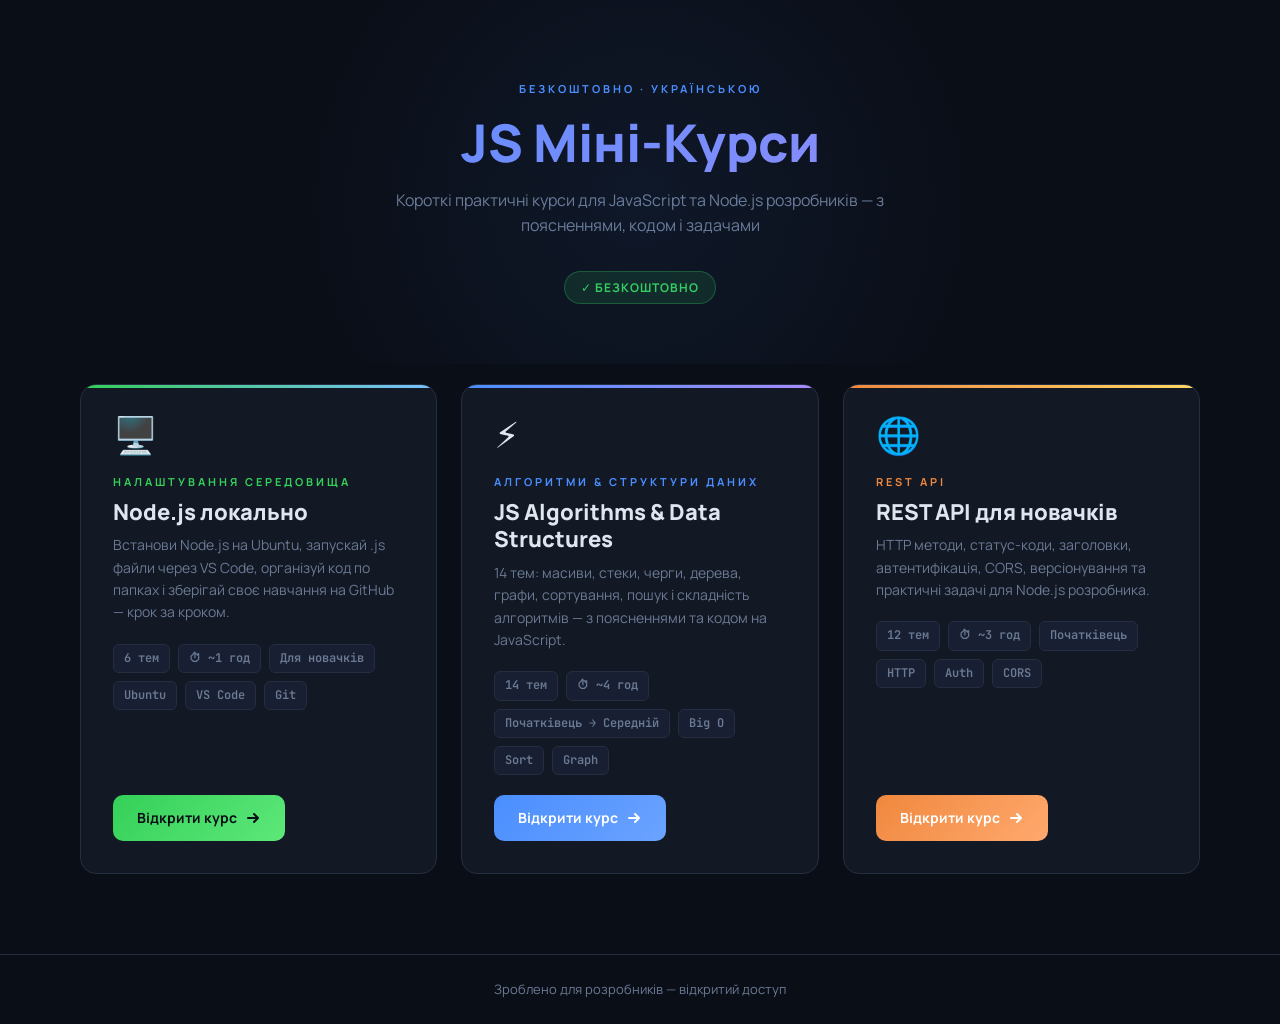
<file: index.html>
<!DOCTYPE html>
<html lang="uk">
<head>
<meta charset="UTF-8">
<meta name="viewport" content="width=device-width, initial-scale=1.0">
<title>JS Міні-Курси — для JavaScript / Node.js розробників</title>
<meta name="description" content="Безкоштовні міні-курси для JavaScript та Node.js розробників: REST API, алгоритми та структури даних.">
<link rel="preconnect" href="https://fonts.googleapis.com">
<link rel="preconnect" href="https://fonts.gstatic.com" crossorigin>
<link href="https://fonts.googleapis.com/css2?family=JetBrains+Mono:wght@400;600;700&family=Manrope:wght@400;500;600;700;800&display=swap" rel="stylesheet">
<style>
*,*::before,*::after{box-sizing:border-box;margin:0;padding:0}
:root{
  --bg:#0a0e17;--surface:#121824;--surface2:#181f32;--border:#252d40;
  --text:#dfe6f0;--text-muted:#6b7a94;
  --accent:#4a8eff;--green:#34d058;--purple:#a78bfa;--orange:#f0883e;
  --font-body:'Manrope',system-ui,sans-serif;
  --font-mono:'JetBrains Mono','Fira Code',monospace;
}
html{scroll-behavior:smooth}
body{background:var(--bg);color:var(--text);font-family:var(--font-body);line-height:1.6;min-height:100vh;display:flex;flex-direction:column}

/* ===== HERO ===== */
.hero{text-align:center;padding:80px 20px 60px;position:relative;overflow:hidden}
.hero::before{
  content:'';position:absolute;top:-150px;left:50%;transform:translateX(-50%);
  width:700px;height:700px;
  background:radial-gradient(circle,rgba(74,142,255,.08) 0%,transparent 70%);
  pointer-events:none
}
.hero-label{font-size:11px;font-weight:700;letter-spacing:3px;color:var(--accent);margin-bottom:16px;text-transform:uppercase}
.hero h1{
  font-size:clamp(30px,6vw,52px);font-weight:800;line-height:1.12;margin-bottom:16px;
  background:linear-gradient(135deg,#4a8eff 0%,#a78bfa 50%,#f0883e 100%);
  background-size:200% 200%;
  -webkit-background-clip:text;-webkit-text-fill-color:transparent;background-clip:text;
  animation:shimmer 8s ease-in-out infinite
}
@keyframes shimmer{0%,100%{background-position:0% 50%}50%{background-position:100% 50%}}
.hero-sub{color:var(--text-muted);font-size:16px;max-width:560px;margin:0 auto 12px}
.hero-badge{
  display:inline-block;margin-top:20px;padding:6px 16px;border-radius:20px;
  font-size:12px;font-weight:700;letter-spacing:1px;text-transform:uppercase;
  background:rgba(52,208,88,.12);color:var(--green);border:1px solid rgba(52,208,88,.3)
}

/* ===== GRID ===== */
.courses{max-width:1160px;margin:0 auto;padding:20px 20px 80px;display:grid;grid-template-columns:repeat(auto-fit,minmax(320px,1fr));gap:24px}

.card{
  background:var(--surface);border:1px solid var(--border);border-radius:16px;
  padding:32px;display:flex;flex-direction:column;gap:20px;
  transition:border-color .2s,transform .2s,box-shadow .2s;text-decoration:none;color:inherit;
  position:relative;overflow:hidden
}
.card::before{
  content:'';position:absolute;top:0;left:0;right:0;height:3px;
  border-radius:16px 16px 0 0
}
.card--blue::before{background:linear-gradient(90deg,#4a8eff,#a78bfa)}
.card--orange::before{background:linear-gradient(90deg,#f0883e,#ffd866)}
.card--green::before{background:linear-gradient(90deg,#34d058,#79c0ff)}

.card:hover{transform:translateY(-4px);box-shadow:0 20px 40px rgba(0,0,0,.4)}
.card--blue:hover{border-color:rgba(74,142,255,.4)}
.card--orange:hover{border-color:rgba(240,136,62,.4)}
.card--green:hover{border-color:rgba(52,208,88,.4)}

.card-icon{font-size:36px;line-height:1}
.card-meta{display:flex;flex-direction:column;gap:8px}
.card-label{font-size:11px;font-weight:700;letter-spacing:3px;text-transform:uppercase}
.card--blue .card-label{color:var(--accent)}
.card--orange .card-label{color:var(--orange)}
.card--green .card-label{color:var(--green)}
.card-title{font-size:22px;font-weight:800;line-height:1.25}
.card-desc{color:var(--text-muted);font-size:14px;line-height:1.6}

.card-tags{display:flex;flex-wrap:wrap;gap:8px}
.tag{
  padding:4px 10px;border-radius:6px;font-size:12px;font-weight:600;
  font-family:var(--font-mono);background:var(--surface2);color:var(--text-muted);
  border:1px solid var(--border)
}

.card-cta{
  margin-top:auto;display:inline-flex;align-items:center;gap:8px;
  padding:12px 24px;border-radius:10px;font-size:14px;font-weight:700;
  transition:opacity .2s;align-self:flex-start
}
.card--blue .card-cta{background:linear-gradient(135deg,#4a8eff,#6ba3ff);color:#fff}
.card--orange .card-cta{background:linear-gradient(135deg,#f0883e,#ffa96e);color:#fff}
.card--green .card-cta{background:linear-gradient(135deg,#34d058,#5de87a);color:#0a0e17}
.card-cta:hover{opacity:.88}
.card-cta svg{width:16px;height:16px;flex-shrink:0}

/* ===== FOOTER ===== */
footer{text-align:center;padding:24px 20px;color:var(--text-muted);font-size:13px;border-top:1px solid var(--border);margin-top:auto}
</style>
</head>
<body>

<section class="hero">
  <div class="hero-label">Безкоштовно · Українською</div>
  <h1>JS Міні-Курси</h1>
  <p class="hero-sub">Короткі практичні курси для JavaScript та Node.js розробників — з поясненнями, кодом і задачами</p>
  <span class="hero-badge">✓ Безкоштовно</span>
</section>

<div class="courses">

  <a href="nodejs-local.html" class="card card--green">
    <div class="card-icon">🖥️</div>
    <div class="card-meta">
      <span class="card-label">Налаштування середовища</span>
      <h2 class="card-title">Node.js локально</h2>
      <p class="card-desc">Встанови Node.js на Ubuntu, запускай .js файли через VS Code, організуй код по папках і зберігай своє навчання на GitHub — крок за кроком.</p>
    </div>
    <div class="card-tags">
      <span class="tag">6 тем</span>
      <span class="tag">⏱ ~1 год</span>
      <span class="tag">Для новачків</span>
      <span class="tag">Ubuntu</span>
      <span class="tag">VS Code</span>
      <span class="tag">Git</span>
    </div>
    <span class="card-cta">
      Відкрити курс
      <svg viewBox="0 0 16 16" fill="none" stroke="currentColor" stroke-width="2" stroke-linecap="round" stroke-linejoin="round"><path d="M3 8h10M9 4l4 4-4 4"/></svg>
    </span>
  </a>

  <a href="algorithms.html" class="card card--blue">
    <div class="card-icon">⚡</div>
    <div class="card-meta">
      <span class="card-label">Алгоритми & Структури даних</span>
      <h2 class="card-title">JS Algorithms &amp; Data Structures</h2>
      <p class="card-desc">14 тем: масиви, стеки, черги, дерева, графи, сортування, пошук і складність алгоритмів — з поясненнями та кодом на JavaScript.</p>
    </div>
    <div class="card-tags">
      <span class="tag">14 тем</span>
      <span class="tag">⏱ ~4 год</span>
      <span class="tag">Початківець → Середній</span>
      <span class="tag">Big O</span>
      <span class="tag">Sort</span>
      <span class="tag">Graph</span>
    </div>
    <span class="card-cta">
      Відкрити курс
      <svg viewBox="0 0 16 16" fill="none" stroke="currentColor" stroke-width="2" stroke-linecap="round" stroke-linejoin="round"><path d="M3 8h10M9 4l4 4-4 4"/></svg>
    </span>
  </a>

  <a href="rest-api.html" class="card card--orange">
    <div class="card-icon">🌐</div>
    <div class="card-meta">
      <span class="card-label">REST API</span>
      <h2 class="card-title">REST API для новачків</h2>
      <p class="card-desc">HTTP методи, статус-коди, заголовки, автентифікація, CORS, версіонування та практичні задачі для Node.js розробника.</p>
    </div>
    <div class="card-tags">
      <span class="tag">12 тем</span>
      <span class="tag">⏱ ~3 год</span>
      <span class="tag">Початківець</span>
      <span class="tag">HTTP</span>
      <span class="tag">Auth</span>
      <span class="tag">CORS</span>
    </div>
    <span class="card-cta">
      Відкрити курс
      <svg viewBox="0 0 16 16" fill="none" stroke="currentColor" stroke-width="2" stroke-linecap="round" stroke-linejoin="round"><path d="M3 8h10M9 4l4 4-4 4"/></svg>
    </span>
  </a>

</div>

<footer>Зроблено для розробників &mdash; відкритий доступ</footer>

</body>
</html>
</file>
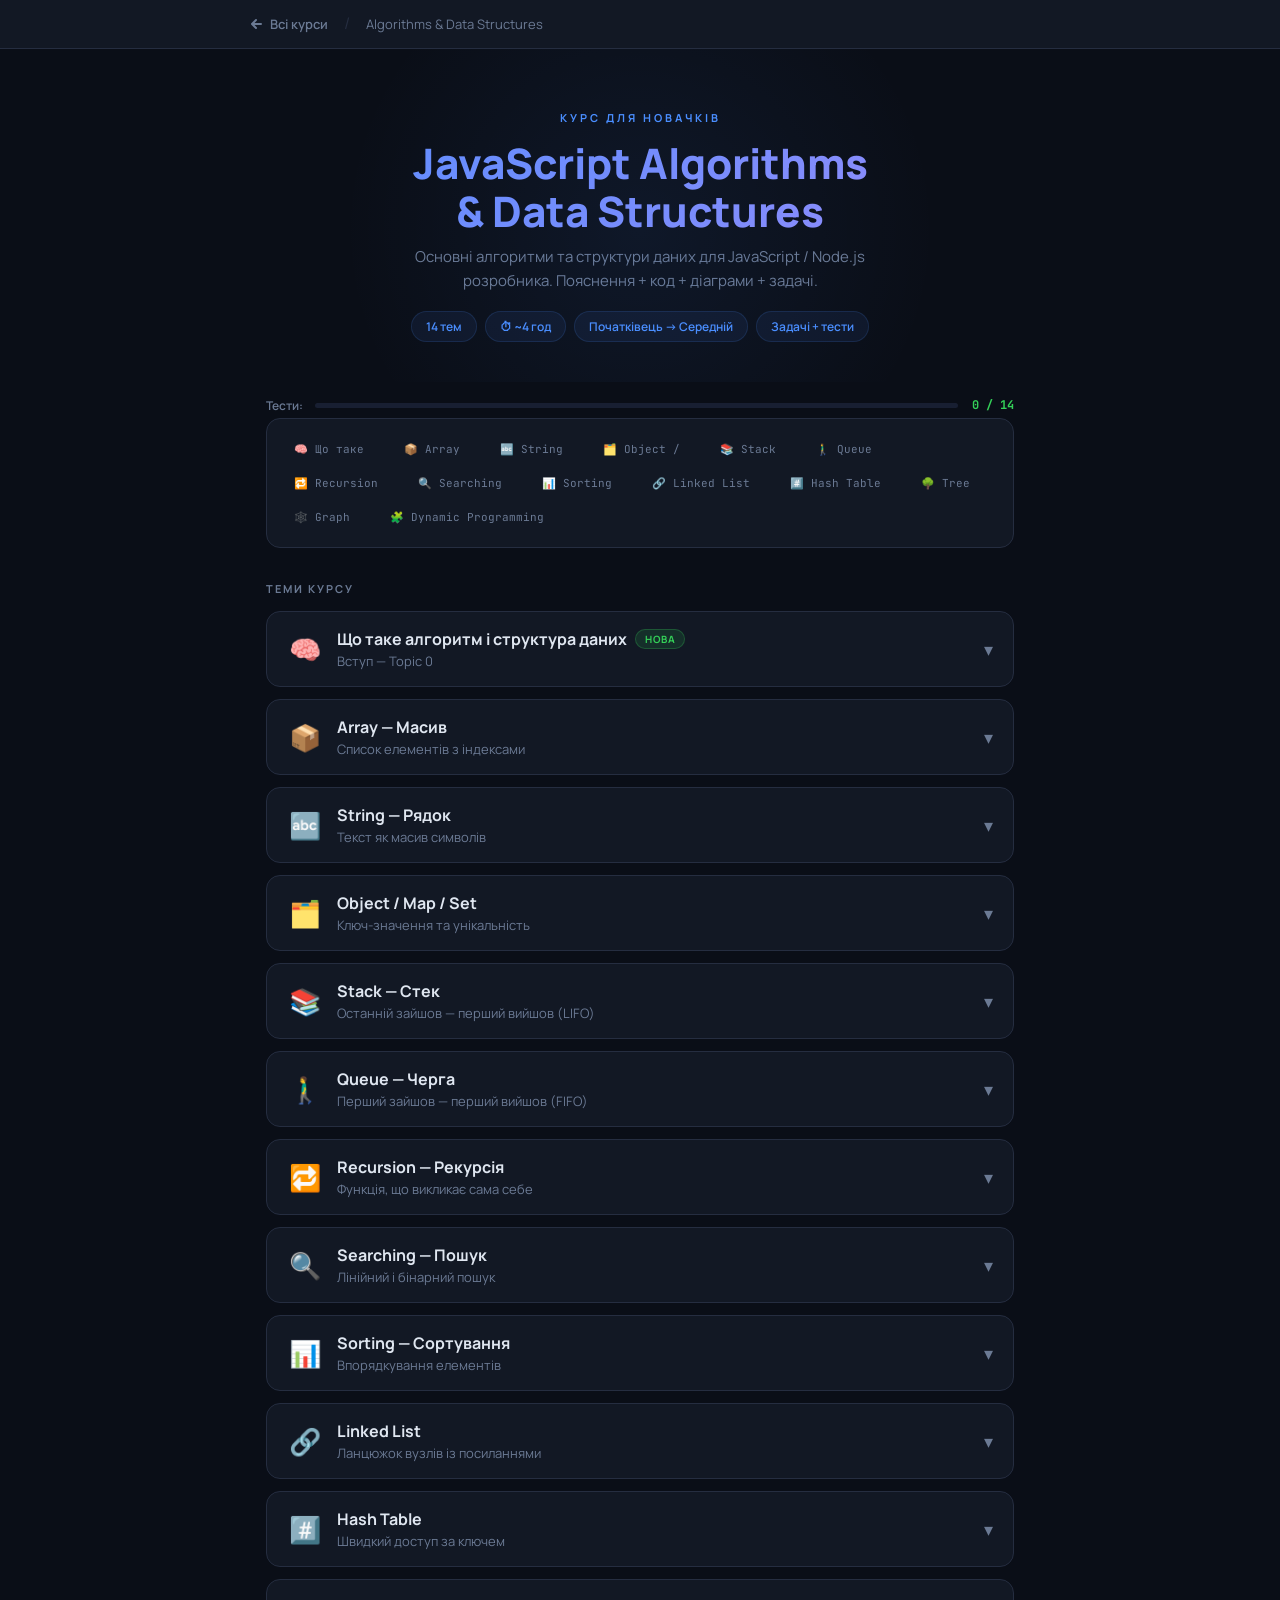
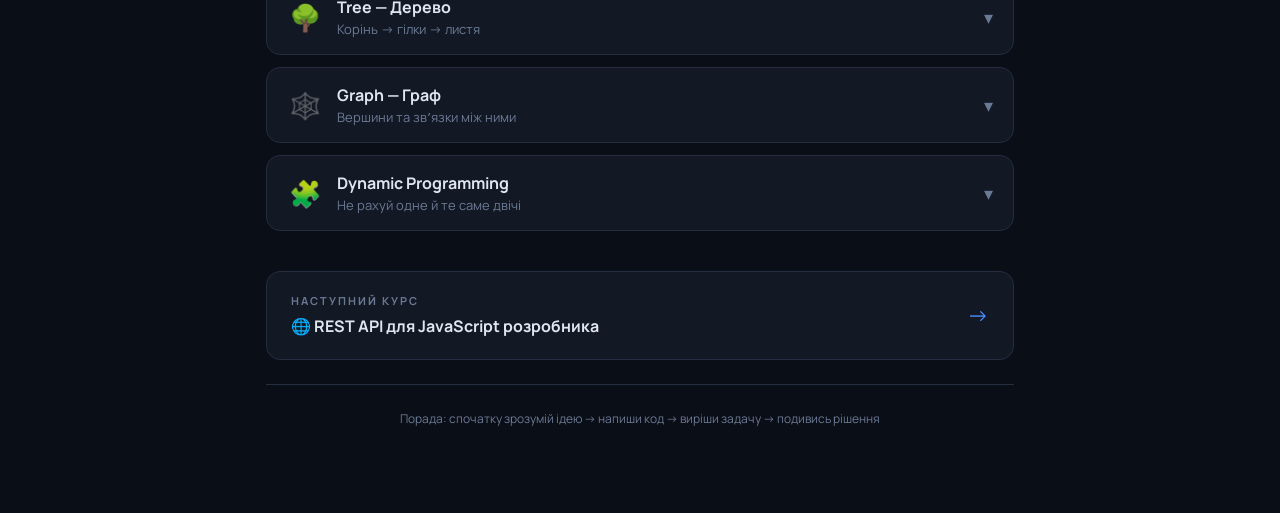
<file: algorithms.html>
<!DOCTYPE html>
<html lang="uk">
<head>
<meta charset="UTF-8">
<meta name="viewport" content="width=device-width, initial-scale=1.0">
<title>JS Algorithms & Data Structures — Курс для новачків</title>
<meta name="description" content="Основні алгоритми та структури даних для JavaScript / Node.js розробника. 14 тем з поясненнями, кодом, діаграмами та задачами.">
<link rel="preconnect" href="https://fonts.googleapis.com">
<link rel="preconnect" href="https://fonts.gstatic.com" crossorigin>
<link href="https://fonts.googleapis.com/css2?family=JetBrains+Mono:wght@400;600;700&family=Manrope:wght@400;500;600;700;800&display=swap" rel="stylesheet">
<link rel="stylesheet" href="shared.css">
<style>
:root{--primary:#4a8eff;--primary-rgb:74,142,255}
.hero{text-align:center;padding:60px 20px 40px;position:relative;overflow:hidden}
.hero::before{content:'';position:absolute;top:-120px;left:50%;transform:translateX(-50%);width:600px;height:600px;background:radial-gradient(circle,rgba(74,142,255,.08) 0%,transparent 70%);pointer-events:none}
.hero-label{font-size:11px;font-weight:700;letter-spacing:3px;color:var(--accent);margin-bottom:12px;text-transform:uppercase}
.hero h1{font-size:clamp(26px,5vw,42px);font-weight:800;line-height:1.15;margin-bottom:10px;background:linear-gradient(135deg,#4a8eff 0%,#a78bfa 50%,#4a8eff 100%);background-size:200% 200%;-webkit-background-clip:text;-webkit-text-fill-color:transparent;background-clip:text;animation:shimmer 6s ease-in-out infinite}
@keyframes shimmer{0%,100%{background-position:0% 50%}50%{background-position:100% 50%}}
.hero-sub{color:var(--text-muted);font-size:15px;max-width:480px;margin:0 auto}
.hero-tags{display:flex;justify-content:center;gap:8px;margin-top:18px;flex-wrap:wrap}
.hero-tag{background:rgba(74,142,255,.08);border:1px solid rgba(74,142,255,.15);border-radius:99px;padding:5px 14px;font-size:12px;font-weight:600;color:var(--accent)}
.bigo{display:inline-block;background:rgba(240,86,74,.08);border:1px solid rgba(240,86,74,.2);border-radius:8px;padding:5px 14px;font-size:12px;font-family:var(--font-mono);color:var(--red);font-weight:600;margin-bottom:14px}
.diagram{margin:16px 0 18px}
.diagram-array{display:flex;gap:3px}
.diagram-array .cell{width:54px;height:54px;background:linear-gradient(135deg,rgba(74,142,255,.12),rgba(74,142,255,.05));border:1px solid rgba(74,142,255,.3);border-radius:8px;display:flex;align-items:center;justify-content:center;font-weight:700;font-size:18px;color:var(--accent);font-family:var(--font-mono)}
.diagram-array .idx{text-align:center;font-size:11px;color:var(--text-muted);font-family:var(--font-mono);margin-top:4px}
.diagram-stack{display:flex;flex-direction:column;align-items:center;gap:3px}
.diagram-stack .lbl{font-size:11px;color:var(--yellow);margin-bottom:4px;letter-spacing:1px;font-family:var(--font-mono)}
.diagram-stack .cell{width:130px;height:38px;display:flex;align-items:center;justify-content:center;border-radius:7px;font-weight:600;font-size:15px;font-family:var(--font-mono);border:1px solid var(--border);background:var(--surface2);color:var(--text)}
.diagram-stack .cell.top{background:rgba(52,208,88,.08);border-color:rgba(52,208,88,.3);color:var(--green)}
.diagram-queue{display:flex;align-items:center;gap:5px}
.diagram-queue .dir{font-size:11px;font-family:var(--font-mono);writing-mode:vertical-rl}
.diagram-queue .dir.out{transform:rotate(180deg);color:var(--red)}
.diagram-queue .dir.in{color:var(--green)}
.diagram-queue .cell{padding:8px 14px;border-radius:7px;font-family:var(--font-mono);font-size:13px;font-weight:600;border:1px solid var(--border);background:var(--surface2);color:var(--text)}
.diagram-queue .cell.first{background:rgba(240,86,74,.08);border-color:rgba(240,86,74,.25);color:var(--red)}
.diagram-ll{display:flex;align-items:center;gap:0;flex-wrap:wrap}
.diagram-ll .head-lbl{font-size:11px;color:var(--purple);margin-right:6px;font-family:var(--font-mono)}
.diagram-ll .node{padding:8px 14px;background:rgba(167,139,250,.07);border:1px solid rgba(167,139,250,.25);border-radius:8px;font-family:var(--font-mono);font-size:14px;font-weight:600;color:var(--purple)}
.diagram-ll .arrow{margin:0 5px;color:var(--text-muted);font-size:14px}
.diagram-tree{font-family:var(--font-mono);font-size:13px;line-height:1.6;text-align:center}
.diagram-tree .tn{display:inline-block;padding:3px 11px;border-radius:7px;font-weight:600}
.diagram-tree .tn.root{background:rgba(52,208,88,.08);border:1px solid rgba(52,208,88,.25);color:var(--green)}
.diagram-tree .tn.mid{background:rgba(74,142,255,.08);border:1px solid rgba(74,142,255,.25);color:var(--accent)}
.diagram-tree .tn.leaf{background:rgba(167,139,250,.08);border:1px solid rgba(167,139,250,.25);color:var(--purple)}
.diagram-tree .branches{color:var(--text-muted);letter-spacing:2px}
.tree-row{display:flex;justify-content:center;gap:40px}
.tree-row-sm{display:flex;justify-content:center;gap:16px;margin-left:-30px}
@media(max-width:600px){.diagram-array .cell{width:44px;height:44px;font-size:15px}.tree-row{gap:20px}}
</style>
</head>
<body>

<header class="topbar">
  <div class="topbar-inner">
    <a href="index.html" class="back-link">
      <svg viewBox="0 0 14 14" fill="none" stroke="currentColor" stroke-width="2" stroke-linecap="round" stroke-linejoin="round"><path d="M11 7H3M6 3L2 7l4 4"/></svg>
      Всі курси
    </a>
    <span class="topbar-sep">/</span>
    <span class="topbar-cur">Algorithms &amp; Data Structures</span>
  </div>
</header>

<!-- ===== HERO ===== -->
<div class="hero">
  <div class="hero-label">Курс для новачків</div>
  <h1>JavaScript Algorithms<br>&amp; Data Structures</h1>
  <p class="hero-sub">Основні алгоритми та структури даних для JavaScript / Node.js розробника. Пояснення + код + діаграми + задачі.</p>
  <div class="hero-tags">
    <span class="hero-tag">14 тем</span>
    <span class="hero-tag">⏱ ~4 год</span>
    <span class="hero-tag">Початківець → Середній</span>
    <span class="hero-tag">Задачі + тести</span>
  </div>
</div>

<div class="progress-wrap">
  <span class="progress-label">Тести:</span>
  <div class="progress-track"><div class="progress-fill" id="progress-fill"></div></div>
  <span class="progress-score" id="progress-score">0 / 14</span>
</div>

<div class="container">

<!-- ===== NAV ===== -->
<nav class="nav" id="nav"></nav>

<!-- ===== TOPICS ===== -->
<div class="section-label">ТЕМИ КУРСУ</div>
<div id="topics"></div>

<a href="rest-api.html" class="next-course">
  <div>
    <div class="next-course-label">Наступний курс</div>
    <div class="next-course-title">🌐 REST API для JavaScript розробника</div>
  </div>
  <span class="next-course-arrow">→</span>
</a>

<div class="footer">
  Порада: спочатку зрозумій ідею → напиши код → виріши задачу → подивись рішення
</div>

</div><!-- container -->

<script src="shared.js"></script>
<script>
// ===================== DATA =====================
const TOPICS = [
{id:0,emoji:"🧠",title:"Що таке алгоритм і структура даних",subtitle:"Вступ — Topic 0",isNew:true,
explanation:"Алгоритм — це покрокова інструкція для розвʼязання задачі. Як рецепт: спочатку зроби це, потім те. Структура даних — це спосіб організувати інформацію. Як шафа: полички, ящики, вішалки — кожне для свого.",
realWorld:"Рецепт борщу — це алгоритм. Холодильник з полицями — структура даних.",
bigO:null,diagram:null,
code:`// Алгоритм: знайти найбільше число
// Крок 1: взяти перше число як "найбільше"
// Крок 2: порівняти з кожним наступним
// Крок 3: якщо знайшли більше — замінити
// Крок 4: повернути результат

function findMax(numbers) {
  let max = numbers[0];        // Крок 1
  for (const num of numbers) { // Крок 2
    if (num > max) {           // Крок 3
      max = num;
    }
  }
  return max;                  // Крок 4
}`,
task:{title:"Напиши свій перший алгоритм",
desc:'Напиши функцію <code>countEven(numbers)</code>, яка рахує кількість парних чисел у масиві.',
input:"countEven([1, 2, 3, 4, 5, 6])",output:"3",
hint:"Парне число ділиться на 2 без залишку: <code>number % 2 === 0</code>",
solution:`function countEven(numbers) {
  let count = 0;
  for (const number of numbers) {
    if (number % 2 === 0) {
      count++;
    }
  }
  return count;
}

console.log(countEven([1, 2, 3, 4, 5, 6])); // 3`}},

{id:1,emoji:"📦",title:"Array — Масив",subtitle:"Список елементів з індексами",
explanation:"Масив — це пронумерована полиця. Кожна комірка має номер (індекс), починаючи з 0. Можна швидко дістати елемент за номером, додати в кінець або забрати з кінця.",
realWorld:"Список товарів у кошику, повідомлення в чаті, результати пошуку з API.",
bigO:"Доступ за індексом: O(1) · Пошук: O(n) · push/pop: O(1) · shift/unshift: O(n)",
diagram:"array",
code:`const fruits = ['apple', 'banana', 'cherry'];

// Додати в кінець — O(1)
fruits.push('date');

// Забрати з кінця — O(1)
fruits.pop();

// Додати на початок — O(n), бо зсуває всі
fruits.unshift('avocado');

// Знайти максимум — O(n)
function findMax(numbers) {
  let max = numbers[0];
  for (const number of numbers) {
    if (number > max) max = number;
  }
  return max;
}

console.log(findMax([3, 10, 2, 7])); // 10`,
task:{title:"Знайди мінімальне число",
desc:'Напиши функцію <code>findMin(numbers)</code>, яка повертає найменше число з масиву. Не використовуй <code>Math.min</code>.',
input:"findMin([5, 3, 8, 1, 9])",output:"1",
hint:"Візьми перший елемент як мінімум. Пройди по масиву — якщо знайшов менше, заміни.",
solution:`function findMin(numbers) {
  let min = numbers[0];
  for (const number of numbers) {
    if (number < min) {
      min = number;
    }
  }
  return min;
}

console.log(findMin([5, 3, 8, 1, 9])); // 1`}},

{id:2,emoji:"🔤",title:"String — Рядок",subtitle:"Текст як масив символів",
explanation:'Рядок — це послідовність символів. Слово "hello" — це масив [h, e, l, l, o]. Рядки незмінні: не можна замінити одну букву, але можна створити новий рядок.',
realWorld:"Email-адреси, URL, пошукові запити, валідація паролів, токени.",
bigO:"Доступ до символу: O(1) · Конкатенація в циклі: O(n²) · split/join: O(n)",
diagram:null,
code:`// Розвернути рядок
function reverseString(text) {
  let result = '';
  for (let i = text.length - 1; i >= 0; i--) {
    result += text[i];
  }
  return result;
}

// Перевірка паліндрому
function isPalindrome(text) {
  const cleaned = text.toLowerCase();
  const reversed = cleaned.split('').reverse().join('');
  return cleaned === reversed;
}

console.log(reverseString('hello')); // 'olleh'
console.log(isPalindrome('level'));  // true
console.log(isPalindrome('hello')); // false`,
task:{title:"Порахуй голосні літери",
desc:'Напиши функцію <code>countVowels(text)</code>, яка рахує голосні літери (a, e, i, o, u) у рядку. Регістр не важливий: "A" і "a" — обидві голосні.',
input:'countVowels("Hello World")',output:"3",
hint:'Зроби рядок lowercase. Перевіряй кожен символ: чи є він серед <code>"aeiou"</code>.',
solution:`function countVowels(text) {
  const vowels = 'aeiou';
  let count = 0;
  for (const char of text.toLowerCase()) {
    if (vowels.includes(char)) {
      count++;
    }
  }
  return count;
}

console.log(countVowels("Hello World")); // 3`}},

{id:3,emoji:"🗂️",title:"Object / Map / Set",subtitle:"Ключ-значення та унікальність",
explanation:'Object — коробка з підписаними ящиками: ключ → значення. Map — те саме, але ключем може бути що завгодно (не тільки рядок). Set — колекція, де кожен елемент унікальний.',
realWorld:"Кеш даних, конфігурація, підрахунок слів, фільтрація дублікатів.",
bigO:"Object/Map get/set: O(1) · Set has/add: O(1) · Перебір: O(n)",
diagram:null,
code:`// Map: підрахунок слів
function countWords(words) {
  const map = new Map();
  for (const word of words) {
    const count = map.get(word) || 0;
    map.set(word, count + 1);
  }
  return map;
}

const result = countWords(['js', 'node', 'js', 'react', 'js']);
console.log(result.get('js')); // 3

// Set: тільки унікальні значення
const ids = [1, 2, 2, 3, 3, 3];
const unique = new Set(ids);
console.log([...unique]); // [1, 2, 3]`,
task:{title:"Знайди унікальні email-и",
desc:'Напиши функцію <code>uniqueEmails(emails)</code>, яка повертає масив тільки унікальних email-адрес.',
input:"uniqueEmails(['a@mail.com', 'b@mail.com', 'a@mail.com'])",output:"['a@mail.com', 'b@mail.com']",
hint:"Створи Set з масиву, потім розгорни Set назад у масив через <code>[...set]</code>.",
solution:`function uniqueEmails(emails) {
  return [...new Set(emails)];
}

console.log(uniqueEmails([
  'a@mail.com', 'b@mail.com', 'a@mail.com'
])); // ['a@mail.com', 'b@mail.com']`}},

{id:4,emoji:"📚",title:"Stack — Стек",subtitle:"Останній зайшов — перший вийшов (LIFO)",
explanation:"Стек — це стопка тарілок. Кладеш тарілку зверху (push), забираєш зверху (pop). Не можеш дістати нижню, поки не знімеш верхні.",
realWorld:"Ctrl+Z (undo), історія браузера, виклики функцій, перевірка дужок у коді.",
bigO:"push: O(1) · pop: O(1) · peek: O(1)",
diagram:"stack",
code:`class Stack {
  constructor() {
    this.items = [];
  }

  push(value) {
    this.items.push(value);
  }

  pop() {
    return this.items.pop();
  }

  peek() {
    return this.items[this.items.length - 1];
  }

  isEmpty() {
    return this.items.length === 0;
  }
}

const history = new Stack();
history.push('google.com');
history.push('github.com');
history.push('npm.org');
console.log(history.pop()); // 'npm.org' — назад!`,
task:{title:"Перевірка дужок",
desc:'Напиши функцію <code>isBalanced(str)</code>, яка перевіряє, чи правильно закриті дужки у рядку. Рядок містить тільки символи <code>(</code> і <code>)</code>.',
input:'isBalanced("((()))")',output:"true",input2:'isBalanced("(()")',output2:"false",
hint:"Коли бачиш <code>(</code> — push в стек. Коли <code>)</code> — pop. Якщо стек порожній при <code>)</code> або не порожній в кінці — false.",
solution:`function isBalanced(str) {
  const stack = [];
  for (const char of str) {
    if (char === '(') {
      stack.push(char);
    } else if (char === ')') {
      if (stack.length === 0) return false;
      stack.pop();
    }
  }
  return stack.length === 0;
}

console.log(isBalanced("(())")); // true
console.log(isBalanced("(()")); // false
console.log(isBalanced("()()")); // true`}},

{id:5,emoji:"🚶‍♂️",title:"Queue — Черга",subtitle:"Перший зайшов — перший вийшов (FIFO)",
explanation:"Черга — як черга в магазині. Хто першим став — першим обслуговується. Додаєш в кінець (enqueue), забираєш з початку (dequeue).",
realWorld:"Черга задач на сервері, обробка замовлень, print queue, повідомлення в чаті.",
bigO:"enqueue: O(1) · dequeue: O(n)* · peek: O(1)  — *O(n) бо shift() зсуває масив",
diagram:"queue",
code:`class Queue {
  constructor() {
    this.items = [];
  }

  enqueue(value) {
    this.items.push(value);
  }

  dequeue() {
    return this.items.shift();
  }

  peek() {
    return this.items[0];
  }

  isEmpty() {
    return this.items.length === 0;
  }
}

const printer = new Queue();
printer.enqueue('doc1.pdf');
printer.enqueue('doc2.pdf');
printer.enqueue('photo.jpg');
console.log(printer.dequeue()); // 'doc1.pdf' — перший!`,
task:{title:"Черга задач із виконанням",
desc:'Створи клас <code>TaskQueue</code> з методами: <code>add(taskName)</code> — додає задачу, <code>run()</code> — виконує (видаляє) першу задачу і повертає її назву, <code>list()</code> — повертає масив задач, що залишились.',
input:"q.add('email'); q.add('report'); q.run()",output:"'email'  → потім q.list() → ['report']",
hint:"Це звичайна Queue, тільки з додатковим методом <code>list()</code>, який повертає копію масиву.",
solution:`class TaskQueue {
  constructor() {
    this.items = [];
  }

  add(taskName) {
    this.items.push(taskName);
  }

  run() {
    return this.items.shift();
  }

  list() {
    return [...this.items];
  }
}

const q = new TaskQueue();
q.add('email');
q.add('report');
q.add('deploy');
console.log(q.run());  // 'email'
console.log(q.list()); // ['report', 'deploy']`}},

{id:6,emoji:"🔁",title:"Recursion — Рекурсія",subtitle:"Функція, що викликає сама себе",
explanation:'Рекурсія — це матрьошка. Відкриваєш одну — всередині менша. І так поки не дійдеш до найменшої (базовий випадок). Без базового випадку — нескінченний цикл і "stack overflow".',
realWorld:"Обхід дерев (DOM, файли), вкладені коментарі, JSON, підрахунок факторіалу.",
bigO:"Залежить від задачі. Факторіал: O(n) · Фібоначчі без memo: O(2ⁿ)",
diagram:null,
code:`// Факторіал: 5! = 5 × 4 × 3 × 2 × 1 = 120
function factorial(n) {
  if (n === 1) return 1;       // базовий випадок!
  return n * factorial(n - 1); // рекурсивний виклик
}

// Як це працює:
// factorial(5)
//   → 5 * factorial(4)
//     → 4 * factorial(3)
//       → 3 * factorial(2)
//         → 2 * factorial(1)
//           → 1  ← базовий випадок!
//         ← 2 * 1 = 2
//       ← 3 * 2 = 6
//     ← 4 * 6 = 24
//   ← 5 * 24 = 120

console.log(factorial(5)); // 120`,
task:{title:"Сума чисел від 1 до n",
desc:'Напиши рекурсивну функцію <code>sumTo(n)</code>, яка повертає суму всіх чисел від 1 до n. Не використовуй цикли!',
input:"sumTo(5)",output:"15  // бо 1 + 2 + 3 + 4 + 5 = 15",
hint:"Базовий випадок: <code>sumTo(1) = 1</code>. Рекурсивний крок: <code>sumTo(n) = n + sumTo(n - 1)</code>.",
solution:`function sumTo(n) {
  if (n === 1) return 1;
  return n + sumTo(n - 1);
}

console.log(sumTo(5));  // 15
console.log(sumTo(10)); // 55`}},

{id:7,emoji:"🔍",title:"Searching — Пошук",subtitle:"Лінійний і бінарний пошук",
explanation:"Лінійний пошук — йдеш по черзі, перевіряєш кожен. Бінарний — масив відсортований, ділиш навпіл і дивишся: ліворуч чи праворуч? Набагато швидше!",
realWorld:"Пошук товару за ID, пошук слова в словнику, autocomplete.",
bigO:"Лінійний: O(n) · Бінарний: O(log n) — величезна різниця на великих масивах!",
diagram:null,
code:`// Лінійний пошук — простий, але повільний
function linearSearch(arr, target) {
  for (let i = 0; i < arr.length; i++) {
    if (arr[i] === target) return i;
  }
  return -1;
}

// Бінарний пошук — швидкий, але масив МУСИТЬ бути відсортований
function binarySearch(arr, target) {
  let left = 0;
  let right = arr.length - 1;

  while (left <= right) {
    const mid = Math.floor((left + right) / 2);

    if (arr[mid] === target) return mid;     // знайшли!
    if (arr[mid] < target) left = mid + 1;   // шукаємо праворуч
    else right = mid - 1;                     // шукаємо ліворуч
  }

  return -1; // не знайшли
}

// У масиві з 1000 елементів:
// Лінійний: до 1000 перевірок
// Бінарний: максимум 10 перевірок!`,
task:{title:"Знайди користувача за ID",
desc:'Маєш відсортований масив обʼєктів <code>users</code> (кожен має поле <code>id</code>). Напиши функцію <code>findUserById(users, id)</code>, яка використовує бінарний пошук для знаходження користувача.',
input:"findUserById([{id:1,name:'Anna'},{id:5,name:'Bob'},{id:12,name:'Clara'}], 5)",output:"{id: 5, name: 'Bob'}",
hint:"Бінарний пошук, але порівнюй <code>users[mid].id</code> з target id.",
solution:`function findUserById(users, targetId) {
  let left = 0;
  let right = users.length - 1;

  while (left <= right) {
    const mid = Math.floor((left + right) / 2);
    if (users[mid].id === targetId) return users[mid];
    if (users[mid].id < targetId) left = mid + 1;
    else right = mid - 1;
  }

  return null;
}

const users = [
  { id: 1, name: 'Anna' },
  { id: 5, name: 'Bob' },
  { id: 12, name: 'Clara' },
];
console.log(findUserById(users, 5));
// { id: 5, name: 'Bob' }`}},

{id:8,emoji:"📊",title:"Sorting — Сортування",subtitle:"Впорядкування елементів",
explanation:"Bubble Sort: порівнюєш сусідів і міняєш місцями, якщо вони не в порядку. Повторюєш, поки все не відсортовано. Повільний, але простий для розуміння.",
realWorld:"Товари за ціною, користувачі за датою реєстрації, повідомлення за часом.",
bigO:"Bubble Sort: O(n²) · Вбудований sort(): O(n log n) — для роботи використовуй sort()",
diagram:null,
code:`// Bubble Sort — для розуміння принципу
function bubbleSort(arr) {
  const result = [...arr]; // не мутуємо оригінал
  for (let i = 0; i < result.length; i++) {
    for (let j = 0; j < result.length - 1 - i; j++) {
      if (result[j] > result[j + 1]) {
        // swap — обмін місцями
        const temp = result[j];
        result[j] = result[j + 1];
        result[j + 1] = temp;
      }
    }
  }
  return result;
}

console.log(bubbleSort([5, 1, 4, 2, 3]));
// [1, 2, 3, 4, 5]

// У реальному коді — вбудований sort()
const prices = [99, 15, 230, 50];
prices.sort((a, b) => a - b); // [15, 50, 99, 230]`,
task:{title:"Відсортуй користувачів за віком",
desc:'Маєш масив обʼєктів <code>users</code>, кожен має поле <code>age</code>. Напиши функцію <code>sortByAge(users)</code>, яка повертає НОВИЙ масив, відсортований за віком від молодшого до старшого.',
input:"sortByAge([{name:'Bob',age:30},{name:'Anna',age:22},{name:'Clara',age:27}])",output:"[{name:'Anna',age:22},{name:'Clara',age:27},{name:'Bob',age:30}]",
hint:"Використай <code>[...users].sort((a, b) => a.age - b.age)</code> — не мутуй оригінал!",
solution:`function sortByAge(users) {
  return [...users].sort((a, b) => a.age - b.age);
}

const users = [
  { name: 'Bob', age: 30 },
  { name: 'Anna', age: 22 },
  { name: 'Clara', age: 27 },
];
console.log(sortByAge(users));
// [{name:'Anna',age:22},{name:'Clara',age:27},{name:'Bob',age:30}]`}},

{id:9,emoji:"🔗",title:"Linked List",subtitle:"Ланцюжок вузлів із посиланнями",
explanation:'Linked List — ланцюг. Кожна ланка (вузол) знає тільки наступну. Щоб дістатися до 5-ї ланки, треба пройти через 1-у, 2-у, 3-ю, 4-у. Немає "індексу" як у масиві.',
realWorld:"Розуміння покажчиків і памʼяті. У прикладному JS рідко пишеться вручну, але зʼявляється на співбесідах.",
bigO:"Вставка на початок: O(1) · Пошук: O(n) · Вставка в кінець: O(n)",
diagram:"linkedlist",
code:`class Node {
  constructor(value) {
    this.value = value;
    this.next = null; // посилання на наступний вузол
  }
}

class LinkedList {
  constructor() {
    this.head = null; // початок ланцюга
  }

  append(value) {
    const newNode = new Node(value);
    if (!this.head) {
      this.head = newNode;
      return;
    }
    let current = this.head;
    while (current.next) {
      current = current.next; // йдемо до кінця
    }
    current.next = newNode;
  }

  print() {
    let current = this.head;
    const values = [];
    while (current) {
      values.push(current.value);
      current = current.next;
    }
    console.log(values.join(' → '));
  }
}

const list = new LinkedList();
list.append(10);
list.append(20);
list.append(30);
list.print(); // 10 → 20 → 30`,
task:{title:"Додай метод find(value)",
desc:'Додай до класу <code>LinkedList</code> метод <code>find(value)</code>, який повертає вузол (Node) з потрібним значенням, або <code>null</code> якщо не знайдено.',
input:"list.append(10); list.append(20); list.find(20)",output:"Node { value: 20, next: null }",
input2:"list.find(99)",output2:"null",
hint:"Починай з <code>this.head</code>. Йди по <code>current.next</code> поки current існує. Якщо <code>current.value === value</code> — повертай current.",
solution:`// Додай цей метод до класу LinkedList
find(value) {
  let current = this.head;
  while (current) {
    if (current.value === value) {
      return current;
    }
    current = current.next;
  }
  return null;
}

// Тест:
const list = new LinkedList();
list.append(10);
list.append(20);
list.append(30);
console.log(list.find(20)); // Node { value: 20, next: Node }
console.log(list.find(99)); // null`}},

{id:10,emoji:"#️⃣",title:"Hash Table",subtitle:"Швидкий доступ за ключем",
explanation:'Hash Table перетворює ключ у число (хеш) і зберігає значення в "комірці" з цим номером. Пошук за ключем — миттєвий, O(1). В JS Object і Map працюють саме так.',
realWorld:"Кеш, словники, підрахунок повторів, пошук по ID.",
bigO:"get/set: O(1) в середньому · Найгірший випадок (колізії): O(n)",
diagram:null,
code:`// Власна спрощена Hash Table
class HashTable {
  constructor(size = 53) {
    this.table = new Array(size);
    this.size = size;
  }

  _hash(key) {
    let total = 0;
    for (let i = 0; i < key.length; i++) {
      total = (total + key.charCodeAt(i)) % this.size;
    }
    return total;
  }

  set(key, value) {
    const index = this._hash(key);
    if (!this.table[index]) {
      this.table[index] = [];
    }
    this.table[index].push([key, value]);
  }

  get(key) {
    const index = this._hash(key);
    if (!this.table[index]) return undefined;
    for (const [k, v] of this.table[index]) {
      if (k === key) return v;
    }
    return undefined;
  }
}

const cache = new HashTable();
cache.set('user:1', { name: 'Anna' });
console.log(cache.get('user:1')); // { name: 'Anna' }`,
task:{title:"Знайди перший дублікат email",
desc:'Напиши функцію <code>firstDuplicateEmail(emails)</code>, яка повертає перший email, що зустрічається вдруге. Якщо дублікатів немає — поверни <code>null</code>.',
input:"firstDuplicateEmail(['a@m.com', 'b@m.com', 'c@m.com', 'b@m.com'])",output:"'b@m.com'",
hint:"Використай Set. Для кожного email перевіряй <code>seen.has(email)</code> — якщо true, це дублікат.",
solution:`function firstDuplicateEmail(emails) {
  const seen = new Set();
  for (const email of emails) {
    if (seen.has(email)) return email;
    seen.add(email);
  }
  return null;
}

console.log(firstDuplicateEmail([
  'a@m.com', 'b@m.com', 'c@m.com', 'b@m.com'
])); // 'b@m.com'`}},

{id:11,emoji:"🌳",title:"Tree — Дерево",subtitle:"Корінь → гілки → листя",
explanation:"Дерево — це структура, де є один корінь (root), і кожен елемент може мати дітей. DOM в браузері — це дерево. Файлова система — теж.",
realWorld:"DOM, файлові системи, JSON, меню сайту, категорії товарів, коментарі з відповідями.",
bigO:"Обхід: O(n) · Пошук у BST: O(log n) в середньому",
diagram:"tree",
code:`const fileSystem = {
  value: 'root',
  children: [
    {
      value: 'src',
      children: [
        { value: 'index.js', children: [] },
        { value: 'utils.js', children: [] },
      ],
    },
    { value: 'package.json', children: [] },
    { value: 'README.md', children: [] },
  ],
};

// Рекурсивний обхід дерева
function printTree(node, indent = 0) {
  console.log(' '.repeat(indent * 2) + node.value);
  for (const child of node.children) {
    printTree(child, indent + 1);
  }
}

printTree(fileSystem);
// root
//   src
//     index.js
//     utils.js
//   package.json
//   README.md`,
task:{title:"Порахуй вузли в дереві",
desc:'Напиши рекурсивну функцію <code>countNodes(node)</code>, яка повертає загальну кількість вузлів у дереві (включаючи корінь).',
input:"countNodes({ value: 'a', children: [{ value: 'b', children: [] }, { value: 'c', children: [{ value: 'd', children: [] }] }] })",output:"4",
hint:"Базовий випадок: 1 (сам вузол). Рекурсивний крок: 1 + сума <code>countNodes</code> для кожної дитини.",
solution:`function countNodes(node) {
  let count = 1; // сам вузол
  for (const child of node.children) {
    count += countNodes(child);
  }
  return count;
}

const tree = {
  value: 'a',
  children: [
    { value: 'b', children: [] },
    {
      value: 'c',
      children: [
        { value: 'd', children: [] }
      ],
    },
  ],
};
console.log(countNodes(tree)); // 4`}},

{id:12,emoji:"🕸️",title:"Graph — Граф",subtitle:"Вершини та звʼязки між ними",
explanation:'Граф — це точки (вершини) і лінії між ними (ребра). На відміну від дерева, звʼязки можуть бути будь-якими — навіть циклічними. Соцмережа: ти "друг" когось, а той — друг когось іншого.',
realWorld:"Соціальні мережі, маршрути, залежності npm, рекомендації, GPS навігація.",
bigO:"BFS/DFS: O(V + E) де V — вершини, E — ребра",
diagram:null,
code:`// Граф через Map (adjacency list)
const graph = new Map();
graph.set('A', ['B', 'C']);
graph.set('B', ['A', 'D']);
graph.set('C', ['A', 'D']);
graph.set('D', ['B', 'C']);

// BFS — пошук у ширину (рівень за рівнем)
function bfs(graph, start) {
  const visited = new Set();
  const queue = [start];
  const result = [];
  visited.add(start);

  while (queue.length > 0) {
    const node = queue.shift();
    result.push(node);

    for (const neighbor of graph.get(node)) {
      if (!visited.has(neighbor)) {
        visited.add(neighbor);
        queue.push(neighbor);
      }
    }
  }
  return result;
}

console.log(bfs(graph, 'A')); // ['A', 'B', 'C', 'D']`,
task:{title:"Напиши DFS — пошук у глибину",
desc:'Напиши функцію <code>dfs(graph, start)</code>, яка обходить граф у глибину і повертає масив відвіданих вершин. Використай рекурсію.',
input:"dfs(graph, 'A')  // graph з прикладу коду",output:"['A', 'B', 'D', 'C']  // порядок може відрізнятись",
hint:"Створи Set для visited. Рекурсивна функція: додай вершину в visited і result, потім для кожного сусіда — якщо не відвіданий, виклич рекурсію.",
solution:`function dfs(graph, start) {
  const visited = new Set();
  const result = [];

  function traverse(node) {
    visited.add(node);
    result.push(node);

    for (const neighbor of graph.get(node)) {
      if (!visited.has(neighbor)) {
        traverse(neighbor);
      }
    }
  }

  traverse(start);
  return result;
}

console.log(dfs(graph, 'A')); // ['A', 'B', 'D', 'C']`}},

{id:13,emoji:"🧩",title:"Dynamic Programming",subtitle:"Не рахуй одне й те саме двічі",
explanation:'DP — це підхід: якщо вже рахував результат, збережи його (memo). Наступного разу не рахуй знову, а візьми готовий. Це перетворює "дуже повільно" на "дуже швидко".',
realWorld:"Оптимізація, кешування, маршрути, підрахунок варіантів, задачі на мінімум/максимум.",
bigO:"Фібоначчі без memo: O(2ⁿ) → з memo: O(n) — колосальна різниця!",
diagram:null,
code:`// Фібоначчі БЕЗ memo — дуже повільно для великих n
function fibSlow(n) {
  if (n <= 1) return n;
  return fibSlow(n - 1) + fibSlow(n - 2);
}

// Фібоначчі З memo — блискавично
function fibonacci(n, memo = {}) {
  if (n <= 1) return n;
  if (memo[n]) return memo[n]; // вже рахували!

  memo[n] = fibonacci(n - 1, memo)
           + fibonacci(n - 2, memo);
  return memo[n];
}

console.log(fibonacci(10)); // 55
console.log(fibonacci(50)); // 12586269025
// fibSlow(50) — зависне на хвилини!`,
task:{title:"Сходинки: 1 або 2 кроки",
desc:'Ти стоїш внизу сходів із <code>n</code> сходинок. За раз можеш піднятися на 1 або 2 сходинки. Напиши функцію <code>climbStairs(n)</code>, яка повертає кількість різних способів піднятися. Використай memo!',
input:"climbStairs(4)",output:"5  // способи: 1111, 112, 121, 211, 22",
hint:"Це Фібоначчі! <code>climbStairs(n) = climbStairs(n-1) + climbStairs(n-2)</code>. Базові випадки: <code>climbStairs(1) = 1, climbStairs(2) = 2</code>.",
solution:`function climbStairs(n, memo = {}) {
  if (n === 1) return 1;
  if (n === 2) return 2;
  if (memo[n]) return memo[n];

  memo[n] = climbStairs(n - 1, memo)
           + climbStairs(n - 2, memo);
  return memo[n];
}

console.log(climbStairs(4));  // 5
console.log(climbStairs(10)); // 89`}}
];

// ===================== QUIZZES =====================
const QUIZZES = [
  {q:"Що таке алгоритм?",options:["Покрокова інструкція для розв'язання задачі","Структура для зберігання даних","Мова програмування","Тип даних у JavaScript"],correct:0},
  {q:"Яка складність операції push() у масиві?",options:["O(1)","O(n)","O(log n)","O(n²)"],correct:0},
  {q:"Що поверне 'hello'[1]?",options:["'e'","'h'","'l'","undefined"],correct:0},
  {q:"Яка структура в JS гарантує унікальність елементів?",options:["Set","Map","Array","Object"],correct:0},
  {q:"Який принцип роботи стеку?",options:["LIFO — останній зайшов, перший вийшов","FIFO — перший зайшов, перший вийшов","Випадковий доступ за ключем","Доступ за індексом"],correct:0},
  {q:"Метод dequeue() видаляє елемент...",options:["З початку черги","З кінця черги","З середини черги","Випадковий елемент"],correct:0},
  {q:"Що станеться, якщо рекурсивна функція не має базового випадку?",options:["Stack overflow — нескінченний цикл викликів","Функція поверне undefined","Функція викличеться рівно один раз","Виникне синтаксична помилка"],correct:0},
  {q:"Яка умова необхідна для бінарного пошуку?",options:["Масив має бути відсортований","Масив має мати парну кількість елементів","Масив має містити тільки числа","Елементи мають бути унікальними"],correct:0},
  {q:"Яка складність вбудованого Array.sort() у JavaScript?",options:["O(n log n)","O(n²)","O(n)","O(log n)"],correct:0},
  {q:"Яка складність вставки вузла на початок Linked List?",options:["O(1)","O(n)","O(log n)","O(n²)"],correct:0},
  {q:"Чому пошук у Hash Table є O(1) в середньому?",options:["Ключ перетворюється на індекс через хеш-функцію","Дані зберігаються у відсортованому порядку","Всередині використовується бінарний пошук","Кожен елемент знає позицію сусідів"],correct:0},
  {q:"Скільки батьків може мати вузол у дереві?",options:["Рівно одного (або нуль для кореня)","Будь-яку кількість","Максимум два","Мінімум один"],correct:0},
  {q:"Чим BFS відрізняється від DFS?",options:["BFS обходить рівень за рівнем, DFS — вглиб","BFS використовує стек, DFS — чергу","BFS завжди швидший за DFS","BFS працює тільки з деревами"],correct:0},
  {q:"Яка головна техніка Dynamic Programming?",options:["Збереження вже порахованих результатів (memoization)","Розбиття задачі на незалежні частини","Рекурсія без базового випадку","Сортування даних перед обчисленням"],correct:0},
];

// ===================== SYNTAX HIGHLIGHTING =====================
function highlightJS(code) {
  const escaped = code.replace(/&/g,'&amp;').replace(/</g,'&lt;').replace(/>/g,'&gt;');

  const KW = /^(const|let|var|function|return|if|else|for|while|class|constructor|new|of|in|this|typeof|null|undefined|true|false|import|export|default|break|continue|switch|case|throw|try|catch)$/;
  const BI = /^(console|Math)$/;

  function highlightTokens(chunk) {
    return chunk
      .replace(/\b([A-Za-z_$][A-Za-z0-9_$]*)\b/g, m =>
        KW.test(m) ? `<span class="kw">${m}</span>` :
        BI.test(m) ? `<span class="bi">${m}</span>` : m)
      .replace(/\b(\d+)\b/g, '<span class="num">$1</span>');
  }

  let result = '';
  let i = 0;
  const s = escaped;

  while (i < s.length) {
    if (s[i] === '/' && s[i+1] === '/') {
      const end = s.indexOf('\n', i);
      const slice = end === -1 ? s.slice(i) : s.slice(i, end);
      result += `<span class="cmt">${slice}</span>`;
      i += slice.length;
    } else if (s[i] === '"' || s[i] === "'" || s[i] === '`') {
      const q = s[i];
      let j = i + 1;
      while (j < s.length && s[j] !== q) { if (s[j] === '\\') j++; j++; }
      result += `<span class="str">${s.slice(i, j + 1)}</span>`;
      i = j + 1;
    } else {
      let j = i;
      while (j < s.length) {
        if ((s[j] === '/' && s[j+1] === '/') || s[j] === '"' || s[j] === "'" || s[j] === '`') break;
        j++;
      }
      if (j === i) j = i + 1;
      result += highlightTokens(s.slice(i, j));
      i = j;
    }
  }
  return result;
}

// ===================== DIAGRAMS =====================
function renderDiagram(type) {
  if (type === 'array') {
    const items = [{i:0,v:'12'},{i:1,v:'7'},{i:2,v:'25'},{i:3,v:'3'},{i:4,v:'18'}];
    return `<div class="diagram diagram-array">${items.map(it =>
      `<div><div class="cell">${it.v}</div><div class="idx">[${it.i}]</div></div>`
    ).join('')}</div>`;
  }
  if (type === 'stack') {
    return `<div class="diagram diagram-stack">
      <div class="lbl">← pop() / push() →</div>
      <div class="cell top">30 <small style="margin-left:8px;font-size:10px;opacity:.7">← top</small></div>
      <div class="cell">20</div>
      <div class="cell">10</div>
    </div>`;
  }
  if (type === 'queue') {
    return `<div class="diagram diagram-queue">
      <div class="dir out">dequeue ←</div>
      <div class="cell first">task1</div>
      <div class="cell">task2</div>
      <div class="cell">task3</div>
      <div class="dir in">→ enqueue</div>
    </div>`;
  }
  if (type === 'linkedlist') {
    return `<div class="diagram diagram-ll">
      <span class="head-lbl">head→</span>
      <span class="node">10</span><span class="arrow">→</span>
      <span class="node">20</span><span class="arrow">→</span>
      <span class="node">30</span><span class="arrow" style="font-size:11px">→ null</span>
    </div>`;
  }
  if (type === 'tree') {
    return `<div class="diagram diagram-tree">
      <div><span class="tn root">10</span></div>
      <div class="branches">╱ &nbsp; ╲</div>
      <div class="tree-row"><span class="tn mid">5</span><span class="tn mid">20</span></div>
      <div class="branches" style="margin-left:-30px">╱ &nbsp; ╲</div>
      <div class="tree-row-sm"><span class="tn leaf">2</span><span class="tn leaf">7</span></div>
    </div>`;
  }
  return '';
}

// ===================== RENDER =====================
function renderNav() {
  document.getElementById('nav').innerHTML = TOPICS.map(t =>
    `<button class="nav-btn" onclick="scrollToTopic(${t.id})" id="nav-${t.id}">${t.emoji} ${t.title.split(' — ')[0].split(' ').slice(0,2).join(' ')}<span class="nav-check">✓</span></button>`
  ).join('');
}

function renderTopics() {
  document.getElementById('topics').innerHTML = TOPICS.map(t => {
    const taskHtml = renderTask(t.task);
    const quizHtml = renderQuiz(QUIZZES[t.id], t.id);
    return `
    <div class="topic" id="topic-${t.id}">
      <button class="topic-header" aria-expanded="false" aria-controls="body-${t.id}" onclick="toggleTopic(${t.id})">
        <span class="topic-emoji">${t.emoji}</span>
        <div class="topic-info">
          <div class="topic-title">${t.title}${t.isNew ? '<span class="badge-new">НОВА</span>' : ''}</div>
          <div class="topic-sub">${t.subtitle}</div>
        </div>
        <span class="topic-chevron">▾</span>
      </button>
      <div class="topic-body" id="body-${t.id}">
        <div class="explain-box">
          <div class="explain-label">Пояснення</div>
          <div class="explain-text">${t.explanation}</div>
        </div>
        <div class="meta-real"><b>Де в реальності:</b> ${t.realWorld}</div>
        ${t.bigO ? `<div class="bigo">⏱ ${t.bigO}</div>` : ''}
        ${t.diagram ? renderDiagram(t.diagram) : ''}
        <div class="code-label">Код</div>
        <pre class="code"><button class="copy-btn" onclick="copyCode(this)">copy</button><button class="run-btn-pre" onclick="handleRunCode(this)">▶ run</button><code>${highlightJS(t.code)}</code></pre>
        <div class="code-output"></div>
        ${taskHtml}
        ${quizHtml}
      </div>
    </div>`;
  }).join('');
}

// ===================== INIT =====================
Storage.key = 'jsc-algo';
totalTopics = 14;

document.addEventListener('DOMContentLoaded', () => {
  renderNav();
  renderTopics();
  updateProgress();
});
</script>
</body>
</html>
</file>
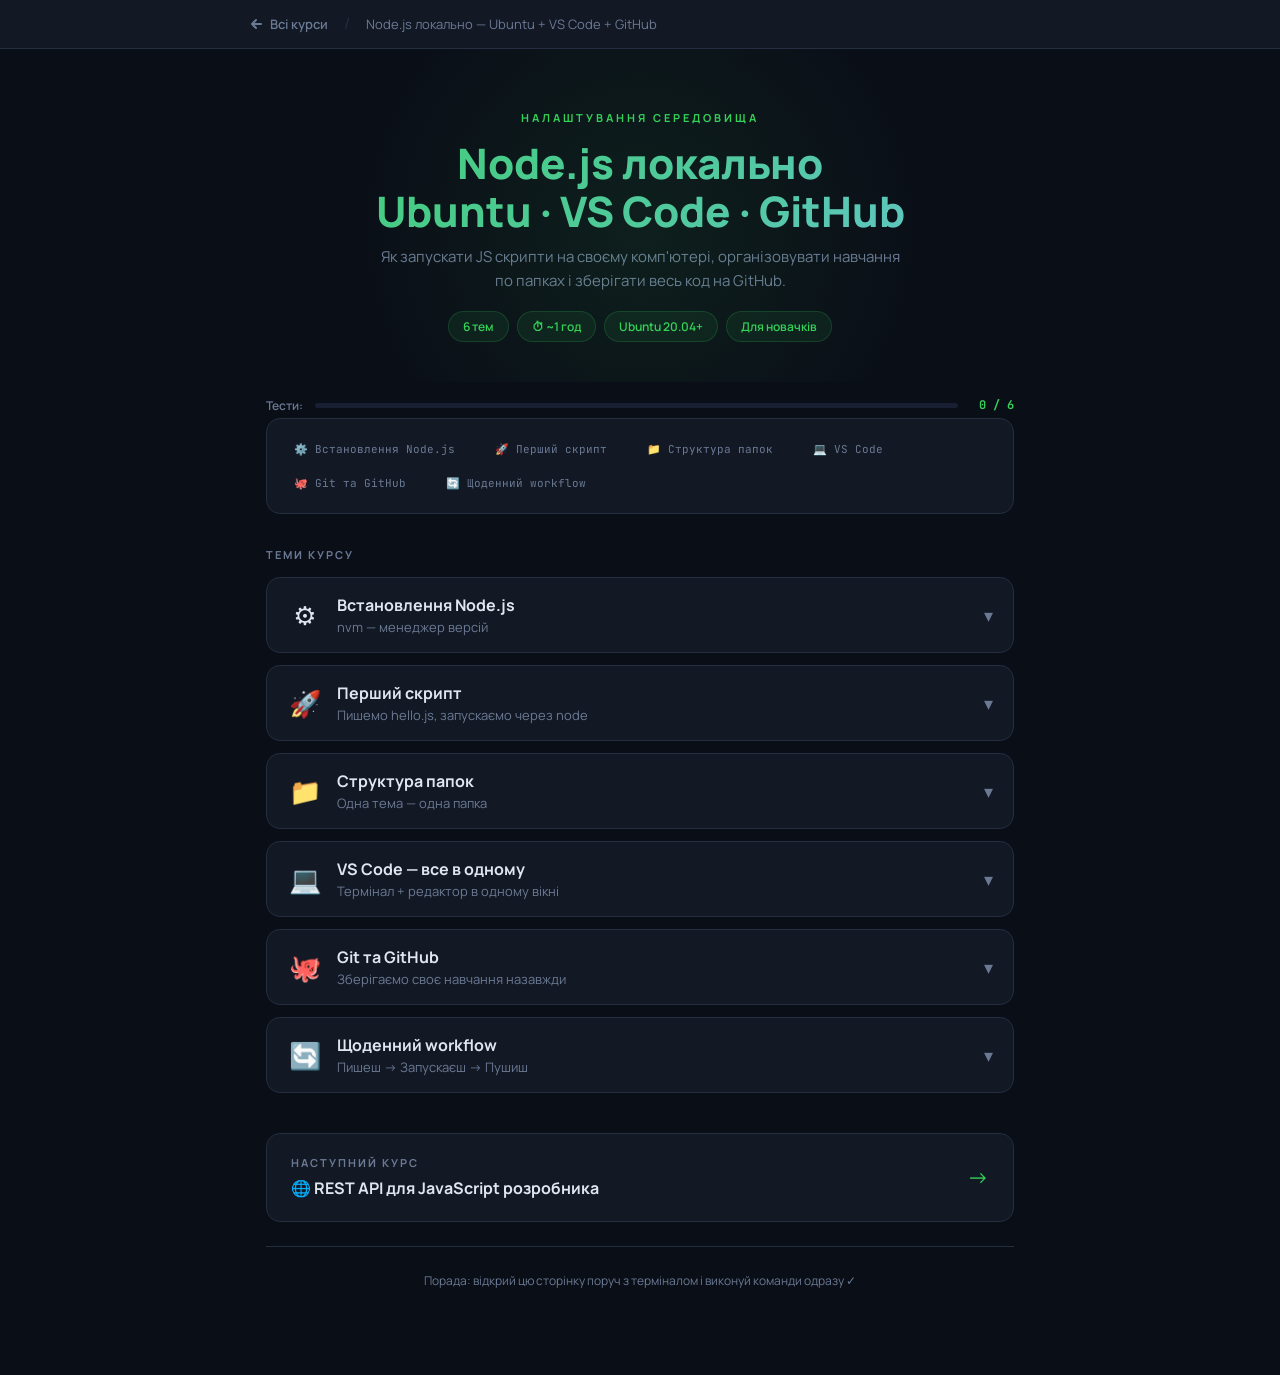
<file: nodejs-local.html>
<!DOCTYPE html>
<html lang="uk">
<head>
<meta charset="UTF-8">
<meta name="viewport" content="width=device-width, initial-scale=1.0">
<title>Node.js локально — Ubuntu + VS Code + GitHub</title>
<meta name="description" content="Як встановити Node.js на Ubuntu, запускати JS скрипти у VS Code, організувати папки по темах і зберігати навчання на GitHub.">
<link rel="preconnect" href="https://fonts.googleapis.com">
<link rel="preconnect" href="https://fonts.gstatic.com" crossorigin>
<link href="https://fonts.googleapis.com/css2?family=JetBrains+Mono:wght@400;600;700&family=Manrope:wght@400;500;600;700;800&display=swap" rel="stylesheet">
<link rel="stylesheet" href="shared.css">
<style>
:root{--primary:#34d058;--primary-rgb:52,208,88}
.hero{text-align:center;padding:60px 20px 40px;position:relative;overflow:hidden}
.hero::before{content:'';position:absolute;top:-120px;left:50%;transform:translateX(-50%);width:600px;height:600px;background:radial-gradient(circle,rgba(52,208,88,.09) 0%,transparent 70%);pointer-events:none}
.hero-label{font-size:11px;font-weight:700;letter-spacing:3px;color:var(--green);margin-bottom:12px;text-transform:uppercase}
.hero h1{font-size:clamp(26px,5vw,42px);font-weight:800;line-height:1.15;margin-bottom:10px;background:linear-gradient(135deg,#34d058 0%,#79c0ff 60%,#34d058 100%);background-size:200% 200%;-webkit-background-clip:text;-webkit-text-fill-color:transparent;background-clip:text;animation:shimmer 6s ease-in-out infinite}
@keyframes shimmer{0%,100%{background-position:0% 50%}50%{background-position:100% 50%}}
.hero-sub{color:var(--text-muted);font-size:15px;max-width:520px;margin:0 auto}
.hero-tags{display:flex;justify-content:center;gap:8px;margin-top:18px;flex-wrap:wrap}
.hero-tag{background:rgba(52,208,88,.08);border:1px solid rgba(52,208,88,.18);border-radius:99px;padding:5px 14px;font-size:12px;font-weight:600;color:var(--green)}
/* Terminal block */
.terminal{background:#0c1018;border:1px solid var(--border);border-radius:10px;overflow-x:auto;font-size:13px;line-height:1.9;font-family:var(--font-mono);margin:12px 0 14px}
.terminal-bar{background:var(--surface2);padding:7px 14px;font-size:11px;color:var(--text-muted);border-bottom:1px solid var(--border);display:flex;align-items:center;gap:6px;border-radius:10px 10px 0 0}
.terminal-dot{width:10px;height:10px;border-radius:50%;display:inline-block;flex-shrink:0}
.terminal-dot.r{background:#f0564a}.terminal-dot.y{background:#e3a832}.terminal-dot.g{background:#34d058}
.terminal-name{margin-left:4px}
.terminal-body{padding:12px 18px}
.term-prompt{color:#34d058;user-select:none}
.term-cmd{color:#c9d1d9}
.term-out{color:#79c0ff}
.term-comment{color:#484f58;font-style:italic}
/* Folder tree */
.folder-tree{font-family:var(--font-mono);font-size:13px;line-height:2;color:#c9d1d9;background:var(--code-bg);border:1px solid var(--border);border-radius:10px;padding:14px 20px;margin:12px 0 14px;overflow-x:auto}
.folder-tree .dir{color:#ffa657}
.folder-tree .file{color:#a5d6ff}
.folder-tree .note{color:#484f58;font-style:italic;font-size:11px}
/* Workflow cards */
.workflow-grid{display:grid;grid-template-columns:repeat(auto-fit,minmax(130px,1fr));gap:8px;margin:12px 0 14px}
.wf-card{border-radius:10px;padding:12px;text-align:center}
.wf-icon{font-size:22px;margin-bottom:6px}
.wf-title{font-size:12px;font-weight:700;margin-bottom:4px}
.wf-desc{font-size:11px;color:var(--text-muted);line-height:1.5}
@media(max-width:600px){.workflow-grid{grid-template-columns:1fr 1fr}}
</style>
</head>
<body>

<header class="topbar">
  <div class="topbar-inner">
    <a href="index.html" class="back-link">
      <svg viewBox="0 0 14 14" fill="none" stroke="currentColor" stroke-width="2" stroke-linecap="round" stroke-linejoin="round"><path d="M11 7H3M6 3L2 7l4 4"/></svg>
      Всі курси
    </a>
    <span class="topbar-sep">/</span>
    <span class="topbar-cur">Node.js локально — Ubuntu + VS Code + GitHub</span>
  </div>
</header>

<div class="hero">
  <div class="hero-label">Налаштування середовища</div>
  <h1>Node.js локально<br>Ubuntu · VS Code · GitHub</h1>
  <p class="hero-sub">Як запускати JS скрипти на своєму комп'ютері, організовувати навчання по папках і зберігати весь код на GitHub.</p>
  <div class="hero-tags">
    <span class="hero-tag">6 тем</span>
    <span class="hero-tag">⏱ ~1 год</span>
    <span class="hero-tag">Ubuntu 20.04+</span>
    <span class="hero-tag">Для новачків</span>
  </div>
</div>

<div class="progress-wrap">
  <span class="progress-label">Тести:</span>
  <div class="progress-track"><div class="progress-fill" id="progress-fill"></div></div>
  <span class="progress-score" id="progress-score">0 / 6</span>
</div>

<div class="container">
<nav class="nav" id="nav"></nav>
<div class="section-label">ТЕМИ КУРСУ</div>
<div id="topics"></div>

<a href="rest-api.html" class="next-course">
  <div>
    <div class="next-course-label">Наступний курс</div>
    <div class="next-course-title">🌐 REST API для JavaScript розробника</div>
  </div>
  <span class="next-course-arrow">→</span>
</a>

<div class="footer">
  Порада: відкрий цю сторінку поруч з терміналом і виконуй команди одразу ✓
</div>
</div>

<script src="shared.js"></script>
<script>
Storage.key = 'jsc-nodejs-local';
totalTopics = 6;

const TOPICS = [

// ==================== 0. INSTALL NODE ====================
{id:0, emoji:"⚙️", title:"Встановлення Node.js", subtitle:"nvm — менеджер версій",
explanation:"Node.js — це середовище для запуску JavaScript поза браузером. Встановлювати краще через nvm (Node Version Manager) — не потребує sudo, дозволяє мати кілька версій одночасно. На Ubuntu займає 2 хвилини.",
realWorld:"Без Node.js команда 'node script.js' не працює. Після встановлення ти зможеш запускати будь-який .js файл прямо з терміналу.",
keyFact:"nvm — це стандартний інструмент розробників. Більшість Node.js туторіалів передбачають що він у тебе є",
diagram:"install-nvm",
code:`// Після встановлення — перевір версії:
// $ node --version   → v22.x.x
// $ npm --version    → 10.x.x

// Node.js дає доступ до об'єкта process:
console.log('Версія:', process.version);     // v22.x.x
console.log('Система:', process.platform);   // linux
console.log('Архітектура:', process.arch);   // x64

// Увага: process є тільки в Node.js, не в браузері.
// Кнопка "▶ run" тут симулює браузер — process там немає.
// Справжній результат побачиш після: node info.js`,
task:{
  title:"Встанови Node.js і перевір версію",
  desc:'Виконай команди з термінального блоку вище. Після встановлення запусти <code>node --version</code> і <code>npm --version</code> у терміналі. Обидві команди повинні вивести версії.',
  input:"node --version",
  output:"v22.x.x (або будь-яка LTS версія)",
  hint:"Якщо команда nvm не знайдена після встановлення — закрий і відкрий термінал знову (або виконай <code>source ~/.bashrc</code>).",
  solution:`// Команди у терміналі (по черзі):
// curl -o- https://raw.githubusercontent.com/nvm-sh/nvm/v0.39.7/install.sh | bash
// source ~/.bashrc
// nvm install --lts
// nvm use --lts
// node --version
// npm --version`
}},

// ==================== 1. FIRST SCRIPT ====================
{id:1, emoji:"🚀", title:"Перший скрипт", subtitle:"Пишемо hello.js, запускаємо через node",
explanation:"Будь-який .js файл запускається командою 'node назва-файлу.js'. Результат console.log() зʼявляється прямо в терміналі. Ніякого браузера, ніяких DevTools — тільки файл і результат.",
realWorld:"Всі Node.js сервери, CLI-утиліти, скрипти автоматизації запускаються саме так. Ця команда — твій головний інструмент.",
keyFact:"node назва-файлу.js — запускає JavaScript локально. Ctrl+C — зупиняє скрипт якщо він завис",
diagram:"first-script",
code:`// hello.js — запусти це через: node hello.js
const name = 'Розробник';
console.log('Привіт,', name + '!');

// Математика
const square = n => n * n;
console.log('5² =', square(5));   // 25

// Поточна дата (тільки в Node.js/браузері)
const now = new Date();
console.log('Рік:', now.getFullYear());`,
task:{
  title:"Скрипт-знайомство",
  desc:'Створи файл <code>hello.js</code>. Скрипт повинен вивести: твоє імʼя, поточний рік і результат 7 × 6.',
  input:"node hello.js",
  output:"Привіт! Мене звуть Іван.\n2025\n42",
  hint:"Для поточного року: <code>new Date().getFullYear()</code>. Множення: <code>7 * 6</code>.",
  solution:`// hello.js
console.log('Привіт! Мене звуть Іван.');
console.log(new Date().getFullYear());
console.log(7 * 6);

// Запуск у терміналі:
// $ node hello.js`
}},

// ==================== 2. FOLDER STRUCTURE ====================
{id:2, emoji:"📁", title:"Структура папок", subtitle:"Одна тема — одна папка",
explanation:"Під час навчання організуй код по папках: одна папка на тему курсу. Через місяць у тебе буде чітка структура, і ти зможеш легко знайти будь-який свій скрипт. Навіть якщо код не подобається — зберігай. Це твій щоденник прогресу.",
realWorld:"Навіть 'поганий' код у папці — краще за відсутність коду. Через рік подивишся і здивуєшся наскільки виріс. Роботодавці теж дивляться на GitHub-активність.",
keyFact:"Зберігай ВСЕ: невдалі спроби, незрозумілий код, чорновики. Прогрес видно тільки коли є з чим порівнювати",
diagram:"folder-structure",
code:`// Кожен файл у папці — це окрема задача або концепція.
// Не намагайся зробити один великий файл на тему.
// Маленькі файли легше читати і запускати.

// Приклад: 02-algorithms/findMax.js
function findMax(numbers) {
  let max = numbers[0];
  for (const n of numbers) {
    if (n > max) max = n;
  }
  return max;
}

console.log(findMax([3, 1, 9, 2, 7])); // 9
console.log(findMax([-5, -1, -3]));    // -1`,
task:{
  title:"Створи структуру папок для навчання",
  desc:'Відкрий термінал і створи структуру папок для свого навчання. Використай команди нижче або зроби це у VS Code через File Explorer.',
  input:"ls js-learning/",
  output:"01-basics  02-algorithms  03-rest-api",
  hint:"<code>mkdir -p</code> створює вкладені папки за один раз. Щоб відкрити папку у VS Code: <code>code .</code>",
  solution:`// Команди у терміналі:
// mkdir -p js-learning/01-basics
// mkdir -p js-learning/02-algorithms
// mkdir -p js-learning/03-rest-api
// cd js-learning
// ls
// → 01-basics  02-algorithms  03-rest-api

// Потім відкрий у VS Code:
// code .`
}},

// ==================== 3. VS CODE ====================
{id:3, emoji:"💻", title:"VS Code — все в одному", subtitle:"Термінал + редактор в одному вікні",
explanation:"VS Code — стандарт для Node.js розробки. Вбудований термінал (Ctrl+`) дозволяє писати код і одразу запускати його без перемикання між вікнами. Розширення 'Node.js Extension Pack' додає підсвітку, автодоповнення і дебаггер.",
realWorld:"Ctrl+` і node файл.js — це 90% роботи з Node.js у VS Code. Коли звикнеш до цього комбо, швидкість роботи зросте вдвічі.",
keyFact:"code . — ця команда відкриває поточну папку у VS Code прямо з терміналу (дуже зручно)",
diagram:"vscode-tips",
code:`// Запускай скрипти прямо з терміналу VS Code:
// Ctrl+\` — відкрити/закрити термінал
// Ctrl+S  — зберегти файл
// Ctrl+/  — закоментувати/відкоментувати рядок
// Ctrl+P  — швидко відкрити будь-який файл

// Якщо є помилка синтаксису — VS Code підкреслить червоним
const broken = ; // ← VS Code покаже помилку тут до запуску

// Правильно:
const working = 'все ОК';
console.log(working);`,
task:{
  title:"Відкрий і запусти файл у VS Code",
  desc:'Відкрий свою папку <code>js-learning</code> у VS Code (<code>code .</code> з терміналу). Створи файл <code>01-basics/test.js</code>, напиши <code>console.log("VS Code + Node.js ✓")</code> і запусти через вбудований термінал.',
  input:"node 01-basics/test.js",
  output:"VS Code + Node.js ✓",
  hint:"Відкрий термінал: Ctrl+`. Переконайся що ти у папці js-learning (команда <code>pwd</code> показує поточну папку).",
  solution:`// 01-basics/test.js
console.log('VS Code + Node.js ✓');

// У вбудованому терміналі VS Code:
// $ node 01-basics/test.js
// → VS Code + Node.js ✓`
}},

// ==================== 4. GIT + GITHUB ====================
{id:4, emoji:"🐙", title:"Git та GitHub", subtitle:"Зберігаємо своє навчання назавжди",
explanation:"Git — система контролю версій: кожен commit — знімок твого коду в конкретний момент. GitHub — хмарне сховище для цих знімків. Разом вони дають: резервну копію, всю історію змін, і публічне портфоліо. Навіть поганий код варто пушити — ти зможеш бачити свій прогрес.",
realWorld:"Через 3 місяці регулярних комітів у тебе буде видима зелена активність на GitHub. Це перше що дивляться технічні рекрутери перед співбесідою.",
keyFact:"git add . → git commit -m 'опис' → git push — ці три команди зберігають твій прогрес назавжди",
diagram:"git-flow",
code:`// .gitignore — розміщуй у корені проєкту.
// Git ігноруватиме ці файли і папки:
//
// node_modules/
// .env
// *.log
// .DS_Store

// Перевір статус (які файли змінились):
// $ git status

// Переглянь свою активність:
// $ git log --oneline
// a1b2c3d Додав функцію findMax
// d4e5f6g Вивчив масиви — перші приклади
// f7g8h9i Початок навчання JS`,
task:{
  title:"Перший push на GitHub",
  desc:'Зареєструйся на <a href="https://github.com" target="_blank">github.com</a>, створи новий публічний репозиторій <code>js-learning</code> (без README), і запуши свою папку. GitHub покаже тобі точні команди після створення репозиторію.',
  input:"git push -u origin main",
  output:"Твій код доступний за адресою github.com/твій-нік/js-learning",
  hint:"Спочатку налаштуй Git: <code>git config --global user.name 'Ім'я'</code> і <code>git config --global user.email 'email'</code>. Без цього commit не пройде.",
  solution:`// Команди у терміналі (у папці js-learning):
// git init
// git add .
// git commit -m "Початок навчання JS"

// На github.com: натисни New → назви js-learning → Create
// Потім виконай команди які GitHub покаже (секція "push an existing repository"):
// git remote add origin https://github.com/username/js-learning.git
// git branch -M main
// git push -u origin main`
}},

// ==================== 5. DAILY WORKFLOW ====================
{id:5, emoji:"🔄", title:"Щоденний workflow", subtitle:"Пишеш → Запускаєш → Пушиш",
explanation:"Простий ритм, який перетворює навчання на звичку: пишеш код у VS Code → запускаєш через node → виправляєш помилки → пушиш на GitHub. Навіть якщо результат не ідеальний — пушь. Кількість комітів важливіша за їх якість на початку.",
realWorld:"Через місяць такого підходу в тебе буде 20-30 комітів, зрозуміла структура папок, і ти зможеш показати GitHub будь-кому. Це вже краще ніж у більшості новачків.",
keyFact:"Краще маленький коміт щодня, ніж ідеальний раз на місяць — головне постійність",
diagram:"workflow",
code:`// Типова структура навчального скрипту.
// Зроби це шаблоном для кожного нового файлу:

// Задача: перевірити чи рядок є паліндромом
function isPalindrome(str) {
  const clean = str.toLowerCase();
  const reversed = clean.split('').reverse().join('');
  return clean === reversed;
}

// Тести
console.log(isPalindrome('racecar')); // true
console.log(isPalindrome('level'));   // true
console.log(isPalindrome('hello'));   // false

// Запуск: node 02-algorithms/palindrome.js
// Коміт:  git add . && git commit -m "Паліндром: isPalindrome"
// Пуш:    git push`,
task:{
  title:"Повний цикл: напиши → запусти → запуши",
  desc:'Напиши функцію <code>isEven(n)</code>, збережи у відповідну папку, запусти через node, переконайся що результат правильний — і зроби git commit із зрозумілим повідомленням.',
  input:"node 01-basics/isEven.js",
  output:"isEven(4) → true\nisEven(7) → false",
  hint:"Парне число: <code>n % 2 === 0</code>. Після перевірки: <code>git add . && git commit -m 'isEven: перевірка парного числа'</code>",
  solution:`// 01-basics/isEven.js
function isEven(n) {
  return n % 2 === 0;
}

console.log('isEven(4) →', isEven(4));  // true
console.log('isEven(7) →', isEven(7));  // false

// Запуск і збереження:
// $ node 01-basics/isEven.js
// $ git add .
// $ git commit -m "isEven: перевірка парного числа"
// $ git push`
}}
];

// ===================== QUIZZES =====================
const QUIZZES = [
  {q:"Яка команда встановлює стабільну LTS версію Node.js через nvm?",options:["nvm install --lts","npm install node --lts","sudo apt install nodejs","node install stable"],correct:0},
  {q:"Яка команда запускає файл script.js через Node.js?",options:["node script.js","npm run script.js","run script.js","execute script.js"],correct:0},
  {q:"Чому варто зберігати 'поганий' навчальний код на GitHub?",options:["Щоб бачити прогрес і мати портфоліо для роботодавців","Тому що Git вимагає зберігати всі файли","Поганий код займає менше місця","Щоб не писати новий код"],correct:0},
  {q:"Яке скорочення відкриває вбудований термінал у VS Code?",options:["Ctrl+`","Ctrl+T","Alt+Enter","Ctrl+Shift+X"],correct:0},
  {q:"Яка послідовність команд зберігає зміни у Git і відправляє на GitHub?",options:["git add . → git commit → git push","git push → git add → git commit","git commit → git push → git add","git save → git send"],correct:0},
  {q:"Що таке правильний щоденний workflow для навчання?",options:["Пишеш код → запускаєш → перевіряєш → пушиш","Пишеш до ідеального результату → тоді пушиш","Пушиш спочатку, потім пишеш код","Тільки пишеш — push не потрібен новачкам"],correct:0},
];

// ===================== DIAGRAMS =====================
function renderDiagram(type) {
  if (type === 'install-nvm') {
    return `<div class="terminal">
      <div class="terminal-bar">
        <span class="terminal-dot r"></span><span class="terminal-dot y"></span><span class="terminal-dot g"></span>
        <span class="terminal-name">Terminal — Ubuntu</span>
      </div>
      <div class="terminal-body">
        <div class="term-comment"># 1. Завантажити і запустити скрипт інсталятора nvm</div>
        <div><span class="term-prompt">$&nbsp;</span><span class="term-cmd">curl -o- https://raw.githubusercontent.com/nvm-sh/nvm/v0.39.7/install.sh | bash</span></div>
        <div>&nbsp;</div>
        <div class="term-comment"># 2. Перезапусти термінал або виконай:</div>
        <div><span class="term-prompt">$&nbsp;</span><span class="term-cmd">source ~/.bashrc</span></div>
        <div>&nbsp;</div>
        <div class="term-comment"># 3. Встановити Node.js LTS (довгострокова підтримка)</div>
        <div><span class="term-prompt">$&nbsp;</span><span class="term-cmd">nvm install --lts</span></div>
        <div class="term-out">Installing latest LTS version... Now using node v22.x.x (npm v10.x.x)</div>
        <div>&nbsp;</div>
        <div class="term-comment"># 4. Перевірити</div>
        <div><span class="term-prompt">$&nbsp;</span><span class="term-cmd">node --version</span></div>
        <div class="term-out">v22.x.x</div>
        <div><span class="term-prompt">$&nbsp;</span><span class="term-cmd">npm --version</span></div>
        <div class="term-out">10.x.x</div>
      </div>
    </div>`;
  }
  if (type === 'first-script') {
    return `<div class="terminal">
      <div class="terminal-bar">
        <span class="terminal-dot r"></span><span class="terminal-dot y"></span><span class="terminal-dot g"></span>
        <span class="terminal-name">Terminal</span>
      </div>
      <div class="terminal-body">
        <div class="term-comment"># Створи файл у VS Code і збережи як hello.js</div>
        <div class="term-comment"># Або через nano:</div>
        <div><span class="term-prompt">$&nbsp;</span><span class="term-cmd">nano hello.js</span></div>
        <div class="term-comment"># Напиши: console.log('Hello, Node.js!')</div>
        <div class="term-comment"># Ctrl+X → Y → Enter щоб зберегти</div>
        <div>&nbsp;</div>
        <div class="term-comment"># Запусти скрипт:</div>
        <div><span class="term-prompt">$&nbsp;</span><span class="term-cmd">node hello.js</span></div>
        <div class="term-out">Hello, Node.js!</div>
        <div>&nbsp;</div>
        <div class="term-comment"># Вітаємо — ти запустив JavaScript без браузера!</div>
      </div>
    </div>`;
  }
  if (type === 'folder-structure') {
    return `<div class="folder-tree">
<span class="dir">js-learning/</span>                   <span class="note">← корінь (git init тут)</span>
├── <span class="dir">01-basics/</span>                  <span class="note">← основи JS</span>
│   ├── <span class="file">hello.js</span>
│   ├── <span class="file">variables.js</span>
│   └── <span class="file">functions.js</span>
├── <span class="dir">02-algorithms/</span>              <span class="note">← задачі з курсу Algorithms</span>
│   ├── <span class="file">findMax.js</span>
│   ├── <span class="file">sort.js</span>
│   └── <span class="file">linked-list.js</span>
├── <span class="dir">03-rest-api/</span>                <span class="note">← задачі з курсу REST API</span>
│   ├── <span class="file">fetch-example.js</span>
│   └── <span class="file">error-handling.js</span>
├── <span class="file">.gitignore</span>                  <span class="note">← node_modules/, .env</span>
└── <span class="file">README.md</span>                   <span class="note">← що вчив, що зрозумів</span></div>`;
  }
  if (type === 'vscode-tips') {
    return `<div class="terminal">
      <div class="terminal-bar">
        <span class="terminal-dot r"></span><span class="terminal-dot y"></span><span class="terminal-dot g"></span>
        <span class="terminal-name">VS Code — корисні шорткати</span>
      </div>
      <div class="terminal-body">
        <div><span class="term-prompt">Ctrl+\`</span>&nbsp;&nbsp;&nbsp;&nbsp;&nbsp;&nbsp;&nbsp;&nbsp;&nbsp;<span class="term-out">відкрити / закрити термінал</span></div>
        <div><span class="term-prompt">Ctrl+S</span>&nbsp;&nbsp;&nbsp;&nbsp;&nbsp;&nbsp;&nbsp;&nbsp;&nbsp;<span class="term-out">зберегти файл</span></div>
        <div><span class="term-prompt">Ctrl+/</span>&nbsp;&nbsp;&nbsp;&nbsp;&nbsp;&nbsp;&nbsp;&nbsp;&nbsp;<span class="term-out">закоментувати / відкоментувати рядок</span></div>
        <div><span class="term-prompt">Ctrl+P</span>&nbsp;&nbsp;&nbsp;&nbsp;&nbsp;&nbsp;&nbsp;&nbsp;&nbsp;<span class="term-out">швидко відкрити будь-який файл</span></div>
        <div><span class="term-prompt">Ctrl+Shift+E</span>&nbsp;&nbsp;&nbsp;<span class="term-out">провідник файлів (Explorer)</span></div>
        <div><span class="term-prompt">F5</span>&nbsp;&nbsp;&nbsp;&nbsp;&nbsp;&nbsp;&nbsp;&nbsp;&nbsp;&nbsp;&nbsp;&nbsp;&nbsp;<span class="term-out">запустити дебаггер</span></div>
        <div>&nbsp;</div>
        <div class="term-comment"># Відкрити поточну папку у VS Code з терміналу:</div>
        <div><span class="term-prompt">$&nbsp;</span><span class="term-cmd">code .</span></div>
        <div class="term-out">VS Code відкриється з твоєю папкою як проєктом</div>
      </div>
    </div>`;
  }
  if (type === 'git-flow') {
    return `<div class="terminal">
      <div class="terminal-bar">
        <span class="terminal-dot r"></span><span class="terminal-dot y"></span><span class="terminal-dot g"></span>
        <span class="terminal-name">Terminal — Git</span>
      </div>
      <div class="terminal-body">
        <div class="term-comment"># Один раз: налаштуй своє імʼя та email</div>
        <div><span class="term-prompt">$&nbsp;</span><span class="term-cmd">git config --global user.name "Твоє Ім'я"</span></div>
        <div><span class="term-prompt">$&nbsp;</span><span class="term-cmd">git config --global user.email "email@example.com"</span></div>
        <div>&nbsp;</div>
        <div class="term-comment"># Один раз у проєкті: ініціалізація</div>
        <div><span class="term-prompt">$&nbsp;</span><span class="term-cmd">git init</span></div>
        <div>&nbsp;</div>
        <div class="term-comment"># Щодня: зберегти прогрес (ці 3 команди)</div>
        <div><span class="term-prompt">$&nbsp;</span><span class="term-cmd">git add .</span></div>
        <div><span class="term-prompt">$&nbsp;</span><span class="term-cmd">git commit -m "Вивчив масиви, написав findMax і findMin"</span></div>
        <div><span class="term-prompt">$&nbsp;</span><span class="term-cmd">git push</span></div>
        <div class="term-out">→ GitHub updated · 3 files changed</div>
      </div>
    </div>`;
  }
  if (type === 'workflow') {
    return `<div class="workflow-grid">
      <div class="wf-card" style="background:rgba(52,208,88,.06);border:1px solid rgba(52,208,88,.2)">
        <div class="wf-icon">📝</div>
        <div class="wf-title" style="color:var(--green)">1. Пишеш</div>
        <div class="wf-desc">Відкрий VS Code, обери задачу з курсу, напиши код</div>
      </div>
      <div class="wf-card" style="background:rgba(74,142,255,.06);border:1px solid rgba(74,142,255,.2)">
        <div class="wf-icon">▶️</div>
        <div class="wf-title" style="color:var(--accent)">2. Запускаєш</div>
        <div class="wf-desc">Ctrl+\` → node файл.js. Бачиш помилку — читаєш і виправляєш</div>
      </div>
      <div class="wf-card" style="background:rgba(227,168,50,.06);border:1px solid rgba(227,168,50,.2)">
        <div class="wf-icon">🔍</div>
        <div class="wf-title" style="color:var(--yellow)">3. Перевіряєш</div>
        <div class="wf-desc">Правильний результат? Спробуй граничні випадки: 0, від'ємні, порожній масив</div>
      </div>
      <div class="wf-card" style="background:rgba(167,139,250,.06);border:1px solid rgba(167,139,250,.2)">
        <div class="wf-icon">🐙</div>
        <div class="wf-title" style="color:var(--purple)">4. Пушиш</div>
        <div class="wf-desc">git add . → commit → push. Завжди. Навіть якщо код не ідеальний</div>
      </div>
    </div>`;
  }
  return '';
}

// ===================== RENDER =====================
function renderNav() {
  document.getElementById('nav').innerHTML = TOPICS.map(t => {
    const short = t.title.split(' — ')[0].split(' ').slice(0, 3).join(' ');
    return `<button class="nav-btn" onclick="scrollToTopic(${t.id})" id="nav-${t.id}">${t.emoji} ${short}<span class="nav-check">✓</span></button>`;
  }).join('');
}

function renderTopics() {
  document.getElementById('topics').innerHTML = TOPICS.map(t => {
    const taskHtml = renderTask(t.task);
    const quizHtml = renderQuiz(QUIZZES[t.id], t.id);
    return `
    <div class="topic" id="topic-${t.id}">
      <button class="topic-header" aria-expanded="false" aria-controls="body-${t.id}" onclick="toggleTopic(${t.id})">
        <span class="topic-emoji">${t.emoji}</span>
        <div class="topic-info">
          <div class="topic-title">${t.title}</div>
          <div class="topic-sub">${t.subtitle}</div>
        </div>
        <span class="topic-chevron">▾</span>
      </button>
      <div class="topic-body" id="body-${t.id}">
        <div class="explain-box">
          <div class="explain-label">Пояснення</div>
          <div class="explain-text">${t.explanation}</div>
        </div>
        <div class="meta-real"><b>Де в реальності:</b> ${t.realWorld}</div>
        ${t.keyFact ? `<div class="keyfact">💡 ${t.keyFact}</div>` : ''}
        ${t.diagram ? renderDiagram(t.diagram) : ''}
        <div class="code-label">Код</div>
        <pre class="code"><button class="copy-btn" onclick="copyCode(this)">copy</button><button class="run-btn-pre" onclick="handleRunCode(this)">▶ run</button><code>${highlightJS(t.code)}</code></pre>
        <div class="code-output"></div>
        ${taskHtml}
        ${quizHtml}
      </div>
    </div>`;
  }).join('');
}

// ===================== INIT =====================
document.addEventListener('DOMContentLoaded', () => {
  renderNav();
  renderTopics();
  updateProgress();
});
</script>
</body>
</html>
</file>
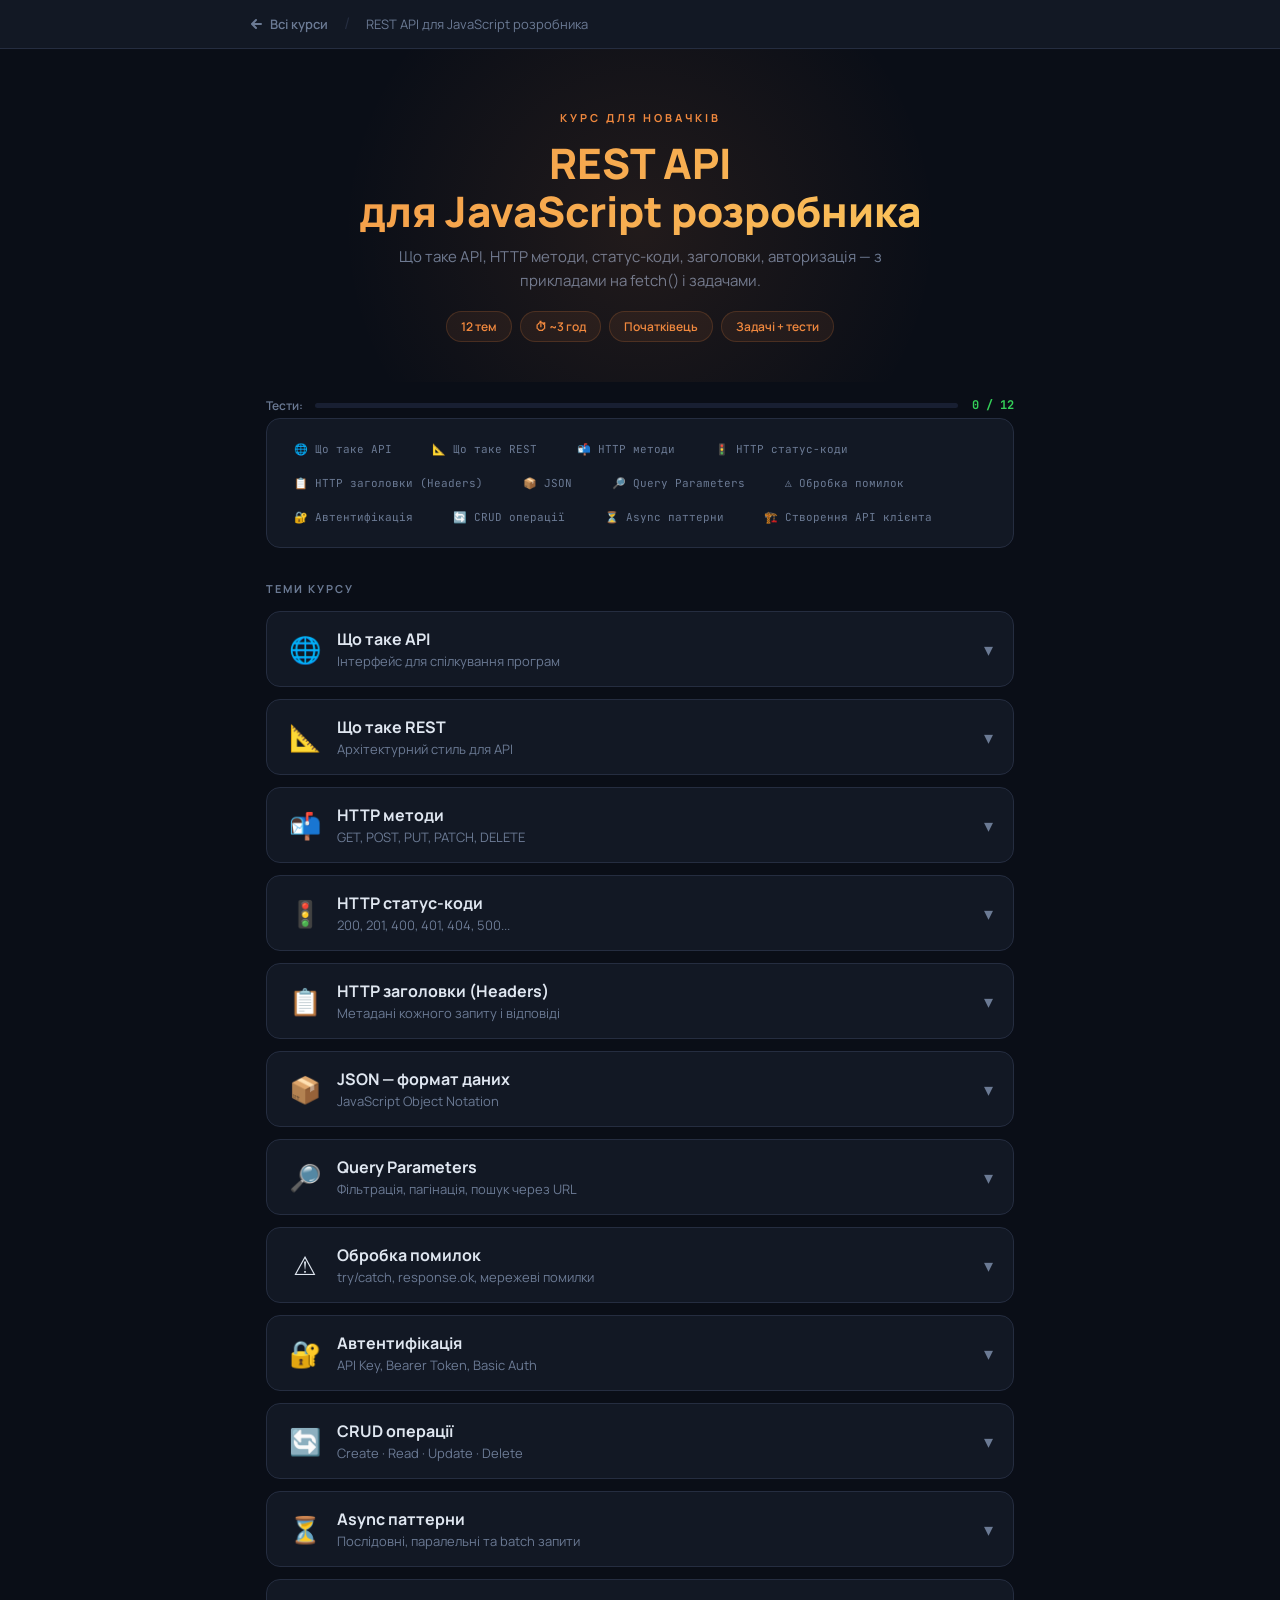
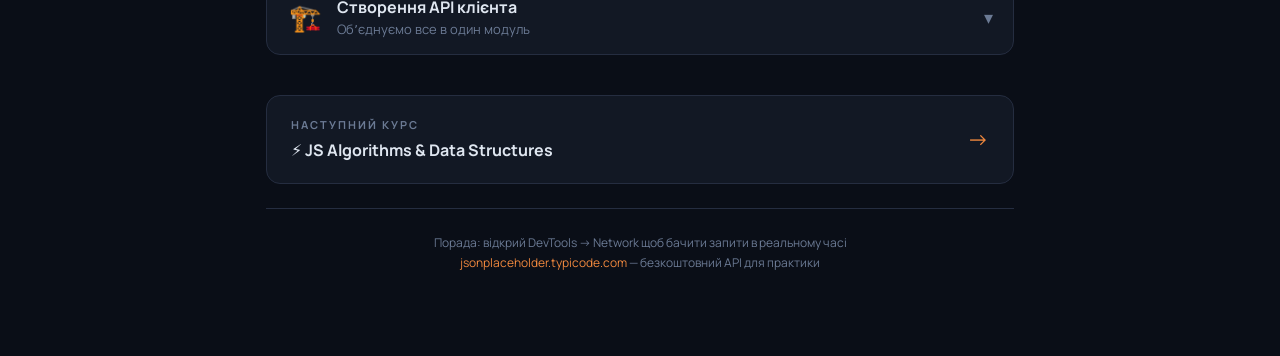
<file: rest-api.html>
<!DOCTYPE html>
<html lang="uk">
<head>
<meta charset="UTF-8">
<meta name="viewport" content="width=device-width, initial-scale=1.0">
<title>REST API — Курс для новачків</title>
<meta name="description" content="REST API для JavaScript / Node.js розробника. HTTP методи, статус-коди, заголовки, автентифікація, задачі з кодом.">
<link rel="preconnect" href="https://fonts.googleapis.com">
<link rel="preconnect" href="https://fonts.gstatic.com" crossorigin>
<link href="https://fonts.googleapis.com/css2?family=JetBrains+Mono:wght@400;600;700&family=Manrope:wght@400;500;600;700;800&display=swap" rel="stylesheet">
<link rel="stylesheet" href="shared.css">
<style>
:root{--primary:#f0883e;--primary-rgb:240,136,62}
.hero{text-align:center;padding:60px 20px 40px;position:relative;overflow:hidden}
.hero::before{content:'';position:absolute;top:-120px;left:50%;transform:translateX(-50%);width:600px;height:600px;background:radial-gradient(circle,rgba(240,136,62,.1) 0%,transparent 70%);pointer-events:none}
.hero-label{font-size:11px;font-weight:700;letter-spacing:3px;color:var(--orange);margin-bottom:12px;text-transform:uppercase}
.hero h1{font-size:clamp(26px,5vw,42px);font-weight:800;line-height:1.15;margin-bottom:10px;background:linear-gradient(135deg,#f0883e 0%,#ffd866 50%,#f0883e 100%);background-size:200% 200%;-webkit-background-clip:text;-webkit-text-fill-color:transparent;background-clip:text;animation:shimmer 6s ease-in-out infinite}
@keyframes shimmer{0%,100%{background-position:0% 50%}50%{background-position:100% 50%}}
.hero-sub{color:var(--text-muted);font-size:15px;max-width:520px;margin:0 auto}
.hero-tags{display:flex;justify-content:center;gap:8px;margin-top:18px;flex-wrap:wrap}
.hero-tag{background:rgba(240,136,62,.08);border:1px solid rgba(240,136,62,.18);border-radius:99px;padding:5px 14px;font-size:12px;font-weight:600;color:var(--orange)}
.keyfact{display:inline-block;background:rgba(167,139,250,.08);border:1px solid rgba(167,139,250,.2);border-radius:8px;padding:5px 14px;font-size:12px;font-family:var(--font-mono);color:var(--purple);font-weight:600;margin-bottom:14px}
.diagram{margin:16px 0 18px}
.http-flow{display:flex;align-items:center;gap:6px;flex-wrap:wrap;font-family:var(--font-mono);font-size:13px}
.http-flow .box{padding:10px 16px;border-radius:8px;font-weight:600;text-align:center}
.http-flow .client{background:rgba(74,142,255,.1);border:1px solid rgba(74,142,255,.3);color:var(--accent)}
.http-flow .arrow{color:var(--text-muted);font-size:18px}
.http-flow .server{background:rgba(52,208,88,.1);border:1px solid rgba(52,208,88,.3);color:var(--green)}
.http-flow .label{font-size:10px;color:var(--text-muted);margin-top:2px}
.method-table{width:100%;border-collapse:collapse;font-size:13px;margin:12px 0}
.method-table th{text-align:left;padding:8px 12px;background:var(--bg);color:var(--text-muted);font-weight:600;font-size:11px;letter-spacing:.5px;text-transform:uppercase;border-bottom:1px solid var(--border)}
.method-table td{padding:8px 12px;border-bottom:1px solid var(--border);vertical-align:top}
.method-table tr:last-child td{border-bottom:none}
.method-badge{display:inline-block;padding:2px 10px;border-radius:5px;font-family:var(--font-mono);font-weight:700;font-size:12px;letter-spacing:.3px}
.method-badge.get{background:rgba(52,208,88,.12);color:var(--green);border:1px solid rgba(52,208,88,.2)}
.method-badge.post{background:rgba(74,142,255,.12);color:var(--accent);border:1px solid rgba(74,142,255,.2)}
.method-badge.put{background:rgba(240,136,62,.12);color:var(--orange);border:1px solid rgba(240,136,62,.2)}
.method-badge.patch{background:rgba(227,168,50,.12);color:var(--yellow);border:1px solid rgba(227,168,50,.2)}
.method-badge.delete{background:rgba(240,86,74,.12);color:var(--red);border:1px solid rgba(240,86,74,.2)}
.status-grid{display:grid;grid-template-columns:repeat(auto-fill,minmax(200px,1fr));gap:8px;margin:12px 0}
.status-card{background:var(--bg);border-radius:8px;padding:10px 14px;border:1px solid var(--border)}
.status-code{font-family:var(--font-mono);font-weight:700;font-size:15px;margin-bottom:2px}
.status-code.s2{color:var(--green)}.status-code.s3{color:var(--yellow)}.status-code.s4{color:var(--orange)}.status-code.s5{color:var(--red)}
.status-name{font-size:12px;color:var(--text-muted)}
@media(max-width:600px){.status-grid{grid-template-columns:1fr}.http-flow{justify-content:center}}
</style>
</head>
<body>

<header class="topbar">
  <div class="topbar-inner">
    <a href="index.html" class="back-link">
      <svg viewBox="0 0 14 14" fill="none" stroke="currentColor" stroke-width="2" stroke-linecap="round" stroke-linejoin="round"><path d="M11 7H3M6 3L2 7l4 4"/></svg>
      Всі курси
    </a>
    <span class="topbar-sep">/</span>
    <span class="topbar-cur">REST API для JavaScript розробника</span>
  </div>
</header>

<div class="hero">
  <div class="hero-label">Курс для новачків</div>
  <h1>REST API<br>для JavaScript розробника</h1>
  <p class="hero-sub">Що таке API, HTTP методи, статус-коди, заголовки, авторизація — з прикладами на fetch() і задачами.</p>
  <div class="hero-tags">
    <span class="hero-tag">12 тем</span>
    <span class="hero-tag">⏱ ~3 год</span>
    <span class="hero-tag">Початківець</span>
    <span class="hero-tag">Задачі + тести</span>
  </div>
</div>

<div class="progress-wrap">
  <span class="progress-label">Тести:</span>
  <div class="progress-track"><div class="progress-fill" id="progress-fill"></div></div>
  <span class="progress-score" id="progress-score">0 / 12</span>
</div>

<div class="container">
<nav class="nav" id="nav"></nav>
<div class="section-label">ТЕМИ КУРСУ</div>
<div id="topics"></div>
<a href="algorithms.html" class="next-course">
  <div>
    <div class="next-course-label">Наступний курс</div>
    <div class="next-course-title">⚡ JS Algorithms &amp; Data Structures</div>
  </div>
  <span class="next-course-arrow">→</span>
</a>
<div class="footer">
  Порада: відкрий DevTools → Network щоб бачити запити в реальному часі<br>
  <a href="https://jsonplaceholder.typicode.com" target="_blank">jsonplaceholder.typicode.com</a> — безкоштовний API для практики
</div>
</div>

<script src="shared.js"></script>
<script>
Storage.key = 'jsc-rest';
totalTopics = 12;

const TOPICS = [

// ==================== 0. WHAT IS API ====================
{id:0,emoji:"🌐",title:"Що таке API",subtitle:"Інтерфейс для спілкування програм",
explanation:'API (Application Programming Interface) — це офіціант у ресторані. Ти (клієнт) не йдеш на кухню сам. Ти кажеш офіціанту (API) що хочеш, він несе замовлення на кухню (сервер) і повертає тобі страву (відповідь).',
realWorld:"Коли ти відкриваєш погоду на телефоні — додаток робить запит до API погодного сервісу. Коли логінишся через Google — це теж API.",
keyFact:"API = контракт між клієнтом і сервером: \"надішли мені ЦЕ, я поверну ТАКЕ\"",
diagram:"http-flow",
code:`// Найпростіший API запит у JavaScript
const response = await fetch('https://jsonplaceholder.typicode.com/users/1');
const user = await response.json();

console.log(user.name);  // "Leanne Graham"
console.log(user.email); // "Sincere@april.biz"

// Що тут сталося:
// 1. fetch() відправив HTTP запит на сервер
// 2. Сервер знайшов користувача з id=1
// 3. Сервер повернув JSON з даними
// 4. .json() перетворив відповідь на JS обʼєкт`,
task:{title:"Зроби свій перший запит",
desc:'Зроби GET запит на <code>https://jsonplaceholder.typicode.com/posts/1</code> і виведи <code>title</code> поста.',
input:"fetch → /posts/1",output:'Відповідь: "sunt aut facere repellat provident..."',
hint:"Використай <code>fetch(url)</code>, потім <code>.json()</code> щоб розпарсити відповідь.",
solution:`async function getPost() {
  const response = await fetch(
    'https://jsonplaceholder.typicode.com/posts/1'
  );
  const post = await response.json();
  console.log(post.title);
  // "sunt aut facere repellat provident
  //  occaecati excepturi optio reprehenderit"
}

getPost();`}},

// ==================== 1. REST ====================
{id:1,emoji:"📐",title:"Що таке REST",subtitle:"Архітектурний стиль для API",
explanation:'REST (Representational State Transfer) — це набір правил, як будувати API. Головне: кожна "річ" (користувач, пост, товар) має свій URL. Дії над нею — це HTTP методи (GET, POST, PUT, DELETE). REST — не бібліотека, не фреймворк. Це договір, як спілкуватися.',
realWorld:"95% публічних API — REST: GitHub API, Twitter API, Stripe, Google Maps. Це стандарт індустрії.",
keyFact:"REST = Ресурс (URL) + Дія (HTTP метод) + Формат (зазвичай JSON)",
diagram:null,
code:`// REST — це конвенція іменування:
//
// GET    /users       — отримати всіх користувачів
// GET    /users/1     — отримати одного (id=1)
// POST   /users       — створити нового
// PUT    /users/1     — замінити повністю
// PATCH  /users/1     — оновити частково
// DELETE /users/1     — видалити
//
// Ресурс = іменник у множині: /users, /posts, /products
// Метод  = дієслово: GET (читай), POST (створи)
// НЕ правильно: GET /getUsers, POST /createUser
// Правильно:    GET /users,    POST /users

// Вкладені ресурси:
// GET /users/1/posts — пости користувача 1
// GET /posts/5/comments — коментарі до поста 5`,
task:{title:"Спроектуй REST URL-и",
desc:'Ти будуєш API для інтернет-магазину. Напиши правильні REST URL-и для: отримати всі товари, отримати товар з id=7, створити новий товар, видалити товар з id=3, отримати відгуки на товар з id=7.',
input:"5 операцій для магазину",output:"5 правильних REST URL-ів",
hint:"Ресурс — <code>/products</code>. Вкладений ресурс — <code>/products/7/reviews</code>.",
solution:`// Отримати всі товари
// GET /products

// Отримати товар з id=7
// GET /products/7

// Створити новий товар
// POST /products

// Видалити товар з id=3
// DELETE /products/3

// Відгуки на товар з id=7
// GET /products/7/reviews`}},

// ==================== 2. HTTP METHODS ====================
{id:2,emoji:"📬",title:"HTTP методи",subtitle:"GET, POST, PUT, PATCH, DELETE",
explanation:'HTTP метод — це дія, яку ти хочеш виконати. GET — прочитати (як відкрити книгу). POST — створити (як написати новий лист). PUT — замінити повністю (як переписати сторінку). PATCH — підправити (як виправити помилку олівцем). DELETE — видалити (як викинути лист у кошик).',
realWorld:"Кожна кнопка на сайті — це HTTP метод. \"Зареєструватися\" — POST. \"Мій профіль\" — GET. \"Зберегти зміни\" — PATCH. \"Видалити акаунт\" — DELETE.",
keyFact:"GET = безпечний (не змінює дані) · POST/PUT/PATCH/DELETE = небезпечні (змінюють дані)",
diagram:"methods-table",
code:`// GET — отримати дані
const users = await fetch('/api/users');

// POST — створити (передаємо body з даними)
const created = await fetch('/api/users', {
  method: 'POST',
  headers: { 'Content-Type': 'application/json' },
  body: JSON.stringify({
    name: 'Anna',
    email: 'anna@mail.com'
  })
});

// PUT — замінити повністю
await fetch('/api/users/1', {
  method: 'PUT',
  headers: { 'Content-Type': 'application/json' },
  body: JSON.stringify({
    name: 'Anna Updated',
    email: 'anna.new@mail.com'
  })
});

// PATCH — оновити частково (тільки email)
await fetch('/api/users/1', {
  method: 'PATCH',
  headers: { 'Content-Type': 'application/json' },
  body: JSON.stringify({ email: 'new@mail.com' })
});

// DELETE — видалити
await fetch('/api/users/1', { method: 'DELETE' });`,
task:{title:"Створи нового користувача через POST",
desc:'Зроби POST запит на <code>https://jsonplaceholder.typicode.com/users</code> з body: <code>{ name: "Test User", email: "test@test.com" }</code>. Виведи відповідь сервера.',
input:'POST /users з name і email',output:'Обʼєкт з id, name, email (id буде 11)',
hint:"Не забудь <code>method: 'POST'</code>, заголовок <code>Content-Type: application/json</code> і <code>JSON.stringify()</code> для body.",
solution:`async function createUser() {
  const response = await fetch(
    'https://jsonplaceholder.typicode.com/users',
    {
      method: 'POST',
      headers: {
        'Content-Type': 'application/json',
      },
      body: JSON.stringify({
        name: 'Test User',
        email: 'test@test.com',
      }),
    }
  );

  const data = await response.json();
  console.log(data);
  // { id: 11, name: 'Test User', email: 'test@test.com' }
}

createUser();`}},

// ==================== 3. STATUS CODES ====================
{id:3,emoji:"🚦",title:"HTTP статус-коди",subtitle:"200, 201, 400, 401, 404, 500...",
explanation:'Статус-код — це коротка відповідь сервера: що сталося з твоїм запитом. 2xx — все ОК. 3xx — перенаправлення. 4xx — ТИ помилився (невірний запит). 5xx — СЕРВЕР помилився. Запамʼятай: 4xx = твоя проблема, 5xx = їхня проблема.',
realWorld:"404 бачив кожен — \"сторінку не знайдено\". 401 — \"спочатку залогінься\". 500 — \"щось зламалось на сервері, не твоя вина\".",
keyFact:"2xx = успіх · 3xx = редирект · 4xx = помилка клієнта · 5xx = помилка сервера",
diagram:"status-codes",
code:`// Перевірка статус-коду у відповіді
async function getUser(id) {
  const response = await fetch(\`/api/users/\${id}\`);

  console.log(response.status);    // 200, 404, 500...
  console.log(response.ok);        // true якщо 200-299
  console.log(response.statusText); // "OK", "Not Found"...

  if (!response.ok) {
    throw new Error(\`HTTP \${response.status}: \${response.statusText}\`);
  }

  return response.json();
}

// Типові коди, які повертає сервер:
// GET  /users/1    → 200 OK (знайшли)
// POST /users      → 201 Created (створили)
// PUT  /users/1    → 200 OK (оновили)
// DELETE /users/1  → 204 No Content (видалили, тіла немає)
// GET  /users/999  → 404 Not Found (немає такого)
// POST /users      → 400 Bad Request (невалідні дані)
// GET  /admin      → 401 Unauthorized (не залогінений)
// GET  /admin      → 403 Forbidden (немає прав)
// POST /users      → 500 Internal Server Error (баг сервера)`,
task:{title:"Обробка різних статус-кодів",
desc:'Напиши функцію <code>fetchWithStatus(url)</code>, яка робить GET запит і повертає обʼєкт <code>{ status, ok, data }</code>. Якщо <code>response.ok</code> — <code>data</code> = розпарсений JSON. Якщо ні — <code>data</code> = null.',
input:'fetchWithStatus("https://jsonplaceholder.typicode.com/posts/1")',output:'{ status: 200, ok: true, data: { id: 1, title: "..." } }',
input2:'fetchWithStatus("https://jsonplaceholder.typicode.com/posts/99999")',output2:'{ status: 404, ok: false, data: null }',
hint:"Перевіряй <code>response.ok</code> перед викликом <code>.json()</code>. Якщо не ok — поверни data: null.",
solution:`async function fetchWithStatus(url) {
  const response = await fetch(url);

  return {
    status: response.status,
    ok: response.ok,
    data: response.ok
      ? await response.json()
      : null,
  };
}

// Тест 1: існуючий пост
const result1 = await fetchWithStatus(
  'https://jsonplaceholder.typicode.com/posts/1'
);
console.log(result1);
// { status: 200, ok: true, data: { id: 1, ... } }

// Тест 2: неіснуючий пост
const result2 = await fetchWithStatus(
  'https://jsonplaceholder.typicode.com/posts/99999'
);
console.log(result2);
// { status: 404, ok: false, data: null }`}},

// ==================== 4. HEADERS ====================
{id:4,emoji:"📋",title:"HTTP заголовки (Headers)",subtitle:"Метадані кожного запиту і відповіді",
explanation:'Заголовки — це \"записка\", яку ти прикладаєш до листа. Вони не є самим повідомленням, але пояснюють ЯК його читати. Content-Type каже: \"дані у форматі JSON\". Authorization каже: \"ось мій пропуск\". Accept каже: \"я хочу отримати JSON назад\".',
realWorld:"Кожен API запит має заголовки. Без Content-Type сервер не зрозуміє формат. Без Authorization — не пустить.",
keyFact:"Content-Type — що я ВІДПРАВЛЯЮ · Accept — що я ХОЧУ ОТРИМАТИ · Authorization — хто я",
diagram:null,
code:`// Заголовки запиту (Request Headers)
const response = await fetch('/api/data', {
  headers: {
    // Формат даних, які я відправляю
    'Content-Type': 'application/json',

    // Формат, який хочу отримати назад
    'Accept': 'application/json',

    // Токен авторизації
    'Authorization': 'Bearer eyJhbGciOiJI...',

    // Свої кастомні заголовки
    'X-Request-Id': 'abc-123',
  }
});

// Заголовки відповіді (Response Headers)
console.log(response.headers.get('Content-Type'));
// "application/json; charset=utf-8"

console.log(response.headers.get('X-RateLimit-Remaining'));
// "59" — скільки запитів залишилось

// Побачити всі заголовки
for (const [key, value] of response.headers) {
  console.log(\`\${key}: \${value}\`);
}`,
task:{title:"Прочитай заголовки відповіді",
desc:'Зроби GET запит на <code>https://jsonplaceholder.typicode.com/posts</code>. Виведи значення заголовків <code>content-type</code> та <code>cache-control</code> з відповіді.',
input:"GET /posts → response.headers",output:'content-type: "application/json; charset=utf-8"',
hint:"Використай <code>response.headers.get('content-type')</code>. Назви заголовків — case-insensitive.",
solution:`async function readHeaders() {
  const response = await fetch(
    'https://jsonplaceholder.typicode.com/posts'
  );

  const contentType = response.headers.get('content-type');
  const cacheControl = response.headers.get('cache-control');

  console.log('Content-Type:', contentType);
  // "application/json; charset=utf-8"

  console.log('Cache-Control:', cacheControl);
  // "max-age=43200" (або інше значення)
}

readHeaders();`}},

// ==================== 5. JSON ====================
{id:5,emoji:"📦",title:"JSON — формат даних",subtitle:"JavaScript Object Notation",
explanation:'JSON — це текстовий формат для передачі даних. Виглядає як JS обʼєкт, але є рядком. Ключі ОБОВЯЗКОВО в подвійних лапках. Немає функцій, undefined, коментарів. Тільки дані: рядки, числа, boolean, null, масиви, обʼєкти.',
realWorld:"99% API повертають JSON. Конфігурації (package.json). Зберігання даних. Обмін між мовами (Python ↔ JS ↔ Java).",
keyFact:'JSON.stringify() — обʼєкт → рядок · JSON.parse() — рядок → обʼєкт',
diagram:null,
code:`// JS обʼєкт → JSON рядок
const user = { name: 'Anna', age: 25, active: true };
const jsonString = JSON.stringify(user);
console.log(jsonString);
// '{"name":"Anna","age":25,"active":true}'
console.log(typeof jsonString); // "string"

// JSON рядок → JS обʼєкт
const parsed = JSON.parse(jsonString);
console.log(parsed.name); // "Anna"
console.log(typeof parsed); // "object"

// Красивий вивід (для дебагу)
console.log(JSON.stringify(user, null, 2));
// {
//   "name": "Anna",
//   "age": 25,
//   "active": true
// }

// ПОМИЛКА: невалідний JSON
try {
  JSON.parse("{ name: 'Anna' }"); // лапки не ті!
} catch (error) {
  console.log('Невалідний JSON:', error.message);
}`,
task:{title:"Серіалізація та десеріалізація",
desc:'Напиши функцію <code>safeJsonParse(str)</code>, яка парсить JSON рядок. Якщо рядок невалідний — повертає <code>null</code> замість помилки.',
input:'safeJsonParse(\'{"a":1}\')',output:'{ a: 1 }',
input2:"safeJsonParse('not json')",output2:"null",
hint:"Огорни <code>JSON.parse()</code> у <code>try/catch</code>. В <code>catch</code> поверни <code>null</code>.",
solution:`function safeJsonParse(str) {
  try {
    return JSON.parse(str);
  } catch {
    return null;
  }
}

console.log(safeJsonParse('{"a":1}'));  // { a: 1 }
console.log(safeJsonParse('[1,2,3]'));  // [1, 2, 3]
console.log(safeJsonParse('not json')); // null
console.log(safeJsonParse(''));         // null`}},

// ==================== 6. QUERY PARAMS ====================
{id:6,emoji:"🔎",title:"Query Parameters",subtitle:"Фільтрація, пагінація, пошук через URL",
explanation:'Query параметри — це дані після знаку ? в URL. Вони не змінюють ресурс, а фільтрують або уточнюють запит. /products?category=phones — \"дай мені товари, але тільки телефони\". /users?page=2&limit=10 — \"друга сторінка, по 10 штук\".',
realWorld:"Пошук Google: google.com/search?q=javascript. Фільтри на маркетплейсі. Пагінація в списках. Сортування таблиць.",
keyFact:"? починає параметри · & розділяє їх · key=value — формат · URLSearchParams — безпечне формування",
diagram:null,
code:`// Прості параметри в URL
const url1 = '/api/users?role=admin&active=true';

// Безпечне формування через URLSearchParams
const params = new URLSearchParams({
  page: 2,
  limit: 10,
  sort: 'name',
  order: 'asc',
});
const url2 = \`/api/users?\${params}\`;
// "/api/users?page=2&limit=10&sort=name&order=asc"

// Реальний запит з параметрами
const response = await fetch(
  'https://jsonplaceholder.typicode.com/posts?userId=1'
);
const posts = await response.json();
console.log(posts.length); // 10 (тільки пости userId=1)

// Парсинг параметрів з URL
const url = new URL('https://site.com/search?q=js&page=3');
console.log(url.searchParams.get('q'));    // "js"
console.log(url.searchParams.get('page')); // "3"`,
task:{title:"Отримай пости конкретного користувача",
desc:'Зроби GET запит на <code>https://jsonplaceholder.typicode.com/posts</code> з query параметром <code>userId=3</code>. Виведи кількість постів і заголовок першого.',
input:"GET /posts?userId=3",output:'Кількість: 10, перший: "ea molestias quasi..."',
hint:"Додай <code>?userId=3</code> до URL або використай <code>URLSearchParams</code>.",
solution:`async function getUserPosts(userId) {
  const params = new URLSearchParams({ userId });
  const response = await fetch(
    \`https://jsonplaceholder.typicode.com/posts?\${params}\`
  );
  const posts = await response.json();

  console.log('Кількість:', posts.length);    // 10
  console.log('Перший:', posts[0].title);
  // "ea molestias quasi exercitationem repellat qui ipsa sit aut"

  return posts;
}

getUserPosts(3);`}},

// ==================== 7. ERROR HANDLING ====================
{id:7,emoji:"⚠️",title:"Обробка помилок",subtitle:"try/catch, response.ok, мережеві помилки",
explanation:'Помилки бувають двох типів: 1) Мережеві — сервер не відповідає, немає інтернету. fetch() кидає виключення. 2) HTTP помилки — сервер відповів, але з кодом 4xx/5xx. fetch() НЕ кидає виключення! Треба перевіряти response.ok самому.',
realWorld:"Кожен API запит може зламатися. Сервер може бути недоступний. Токен може закінчитися. Дані можуть бути невалідні. Без обробки помилок — додаток крашиться.",
keyFact:'fetch() кидає Error тільки при мережевих проблемах. HTTP 404/500 — НЕ виключення!',
diagram:null,
code:`// НЕПРАВИЛЬНО — не обробляє помилки
const data = await fetch('/api/users').then(r => r.json());

// ПРАВИЛЬНО — повна обробка
async function fetchSafe(url) {
  try {
    const response = await fetch(url);

    // HTTP помилка (404, 500 і т.д.)
    if (!response.ok) {
      const errorBody = await response.text();
      throw new Error(
        \`HTTP \${response.status}: \${errorBody}\`
      );
    }

    return { data: await response.json(), error: null };

  } catch (error) {
    // Мережева помилка АБО наш throw вище
    return { data: null, error: error.message };
  }
}

// Використання
const { data, error } = await fetchSafe('/api/users');
if (error) {
  console.error('Помилка:', error);
} else {
  console.log('Дані:', data);
}`,
task:{title:"Створи надійну функцію запиту",
desc:'Напиши функцію <code>apiRequest(url, options)</code>, яка: 1) робить fetch з переданими options, 2) при HTTP помилці — кидає Error з кодом і текстом, 3) при мережевій помилці — кидає Error з повідомленням "Network error", 4) при успіху — повертає розпарсований JSON.',
input:'apiRequest("/ok-url")',output:'{ ...json data }',
input2:'apiRequest("/not-found-url")',output2:'Error: "HTTP 404: Not Found"',
hint:"Два рівні помилок: <code>try/catch</code> для мережевих + перевірка <code>response.ok</code> для HTTP.",
solution:`async function apiRequest(url, options = {}) {
  let response;
  try {
    response = await fetch(url, options);
  } catch (networkError) {
    throw new Error('Network error');
  }

  if (!response.ok) {
    const text = await response.text();
    throw new Error(\`HTTP \${response.status}: \${text}\`);
  }

  return response.json();
}

// Використання:
try {
  const data = await apiRequest(
    'https://jsonplaceholder.typicode.com/posts/1'
  );
  console.log(data.title);
} catch (error) {
  console.error(error.message);
  // "HTTP 404: {}" або "Network error"
}`}},

// ==================== 8. AUTH ====================
{id:8,emoji:"🔐",title:"Автентифікація",subtitle:"API Key, Bearer Token, Basic Auth",
explanation:'Автентифікація — це \"покажи пропуск\". Є 3 основних способи: 1) API Key — секретний ключ в заголовку або query. Як пароль від WiFi. 2) Bearer Token (JWT) — тимчасовий токен після логіну. Як квиток на концерт. 3) Basic Auth — логін:пароль закодовані в Base64. Як ID-картка.',
realWorld:"GitHub API — Bearer Token. Google Maps — API Key. Stripe — API Key + Bearer. Старі банківські API — Basic Auth.",
keyFact:"Ніколи не зберігай токени в коді! Використовуй змінні середовища (env) або secure storage",
diagram:null,
code:`// 1. API Key — в заголовку
await fetch('https://api.example.com/data', {
  headers: {
    'X-API-Key': 'your-api-key-here',
  }
});

// 2. API Key — в query параметрі
await fetch(
  'https://api.example.com/data?api_key=your-key-here'
);

// 3. Bearer Token (JWT) — найпоширеніший
await fetch('https://api.example.com/profile', {
  headers: {
    'Authorization': 'Bearer eyJhbGciOiJIUzI1NiIs...',
  }
});

// 4. Basic Auth — логін:пароль в Base64
const credentials = btoa('username:password');
await fetch('https://api.example.com/data', {
  headers: {
    'Authorization': \`Basic \${credentials}\`,
  }
});

// Типовий flow: логін → отримати токен → використати
async function login(email, password) {
  const response = await fetch('/api/auth/login', {
    method: 'POST',
    headers: { 'Content-Type': 'application/json' },
    body: JSON.stringify({ email, password }),
  });
  const { token } = await response.json();
  return token; // зберегти і використати далі
}`,
task:{title:"Реалізуй flow логіну",
desc:'Напиши функцію <code>loginAndGetProfile(email, password)</code>, яка: 1) робить POST на <code>/api/auth/login</code> з email і password, 2) отримує token з відповіді, 3) робить GET на <code>/api/profile</code> з заголовком Authorization: Bearer {token}, 4) повертає профіль.',
input:'loginAndGetProfile("anna@mail.com", "pass123")',output:'{ name: "Anna", email: "anna@mail.com" }',
hint:"Два послідовних fetch. Результат першого (token) використовуєш як заголовок другого.",
solution:`async function loginAndGetProfile(email, password) {
  // Крок 1: Логін — отримуємо токен
  const loginResponse = await fetch('/api/auth/login', {
    method: 'POST',
    headers: { 'Content-Type': 'application/json' },
    body: JSON.stringify({ email, password }),
  });

  if (!loginResponse.ok) {
    throw new Error('Невірний логін або пароль');
  }

  const { token } = await loginResponse.json();

  // Крок 2: Запит профілю з токеном
  const profileResponse = await fetch('/api/profile', {
    headers: {
      'Authorization': \`Bearer \${token}\`,
    },
  });

  if (!profileResponse.ok) {
    throw new Error('Не вдалося отримати профіль');
  }

  return profileResponse.json();
}

// Використання:
const profile = await loginAndGetProfile(
  'anna@mail.com',
  'pass123'
);
console.log(profile);`}},

// ==================== 9. CRUD ====================
{id:9,emoji:"🔄",title:"CRUD операції",subtitle:"Create · Read · Update · Delete",
explanation:'CRUD — це 4 базових операції з даними: Create (створити) = POST, Read (прочитати) = GET, Update (оновити) = PUT/PATCH, Delete (видалити) = DELETE. Будь-який додаток — це CRUD. Блог: створити пост, прочитати пост, відредагувати пост, видалити пост.',
realWorld:"Адмін-панель, TODO-список, CRM-система, блог, інтернет-магазин — все це CRUD над різними ресурсами.",
keyFact:"CRUD = 4 операції × N ресурсів = весь бекенд",
diagram:null,
code:`const BASE = 'https://jsonplaceholder.typicode.com';

// CREATE — POST
async function createPost(title, body) {
  const response = await fetch(\`\${BASE}/posts\`, {
    method: 'POST',
    headers: { 'Content-Type': 'application/json' },
    body: JSON.stringify({ title, body, userId: 1 }),
  });
  return response.json(); // { id: 101, title, body, userId }
}

// READ — GET
async function getPost(id) {
  const response = await fetch(\`\${BASE}/posts/\${id}\`);
  return response.json();
}

// UPDATE — PATCH (часткове оновлення)
async function updatePostTitle(id, newTitle) {
  const response = await fetch(\`\${BASE}/posts/\${id}\`, {
    method: 'PATCH',
    headers: { 'Content-Type': 'application/json' },
    body: JSON.stringify({ title: newTitle }),
  });
  return response.json();
}

// DELETE
async function deletePost(id) {
  const response = await fetch(\`\${BASE}/posts/\${id}\`, {
    method: 'DELETE',
  });
  return response.ok; // true якщо видалено
}`,
task:{title:"Повний CRUD для TODO",
desc:'Створи обʼєкт <code>todoApi</code> з 4 методами: <code>create(title)</code>, <code>getAll()</code>, <code>update(id, data)</code>, <code>remove(id)</code>. Базовий URL: <code>https://jsonplaceholder.typicode.com/todos</code>. Кожен метод повертає результат як JSON (або <code>response.ok</code> для delete).',
input:"todoApi.create('Learn REST')",output:'{ id: 201, title: "Learn REST", ... }',
hint:"4 функції, 4 HTTP методи. Для create — POST з body. Для getAll — GET. Для update — PATCH з body. Для remove — DELETE.",
solution:`const todoApi = {
  base: 'https://jsonplaceholder.typicode.com/todos',

  async create(title) {
    const res = await fetch(this.base, {
      method: 'POST',
      headers: { 'Content-Type': 'application/json' },
      body: JSON.stringify({
        title,
        completed: false,
        userId: 1,
      }),
    });
    return res.json();
  },

  async getAll() {
    const res = await fetch(this.base);
    return res.json();
  },

  async update(id, data) {
    const res = await fetch(\`\${this.base}/\${id}\`, {
      method: 'PATCH',
      headers: { 'Content-Type': 'application/json' },
      body: JSON.stringify(data),
    });
    return res.json();
  },

  async remove(id) {
    const res = await fetch(\`\${this.base}/\${id}\`, {
      method: 'DELETE',
    });
    return res.ok;
  },
};

// Тест:
const newTodo = await todoApi.create('Learn REST');
console.log(newTodo); // { id: 201, title: "Learn REST", ... }

const updated = await todoApi.update(1, { completed: true });
console.log(updated.completed); // true

const deleted = await todoApi.remove(1);
console.log(deleted); // true`}},

// ==================== 10. ASYNC PATTERNS ====================
{id:10,emoji:"⏳",title:"Async паттерни",subtitle:"Послідовні, паралельні та batch запити",
explanation:'Часто потрібно зробити кілька запитів. Послідовно — один за одним (коли другий залежить від першого). Паралельно — всі одночасно через Promise.all (коли незалежні). Паралельно = ШВИДШЕ, бо не чекаєш кожного окремо.',
realWorld:"Дашборд: завантажити юзера, його пости і коментарі одночасно. Пошук: запитати кілька API і обʼєднати результати.",
keyFact:"await по одному = O(n часу) · Promise.all = O(1 найповільніший) · Promise.allSettled = не падає при помилці",
diagram:null,
code:`const BASE = 'https://jsonplaceholder.typicode.com';
const json = (url) => fetch(url).then(r => r.json());

// ПОСЛІДОВНО — повільно, але потрібно коли є залежність
async function sequential() {
  const user = await json(\`\${BASE}/users/1\`);
  const posts = await json(\`\${BASE}/posts?userId=\${user.id}\`);
  const comments = await json(
    \`\${BASE}/comments?postId=\${posts[0].id}\`
  );
  return { user, posts, comments };
}
// Час: ~600ms (200 + 200 + 200)

// ПАРАЛЕЛЬНО — швидко для незалежних запитів
async function parallel() {
  const [users, posts, todos] = await Promise.all([
    json(\`\${BASE}/users\`),
    json(\`\${BASE}/posts\`),
    json(\`\${BASE}/todos\`),
  ]);
  return { users, posts, todos };
}
// Час: ~200ms (один найповільніший)

// БЕЗПЕЧНО ПАРАЛЕЛЬНО — не падає при помилці
async function safeParallel(urls) {
  const results = await Promise.allSettled(
    urls.map(url => json(url))
  );
  return results.map(r =>
    r.status === 'fulfilled' ? r.value : null
  );
}`,
task:{title:"Завантаж дані дашборду паралельно",
desc:'Напиши функцію <code>loadDashboard(userId)</code>, яка паралельно завантажує: профіль (<code>/users/{id}</code>), пости (<code>/posts?userId={id}</code>) і todos (<code>/todos?userId={id}</code>). Поверни обʼєкт <code>{ profile, posts, todos }</code>.',
input:"loadDashboard(1)",output:'{ profile: {name:"Leanne..."}, posts: [...10], todos: [...20] }',
hint:"<code>Promise.all()</code> з трьома fetch запитами. Деструктуризація результату.",
solution:`async function loadDashboard(userId) {
  const BASE = 'https://jsonplaceholder.typicode.com';

  const [profile, posts, todos] = await Promise.all([
    fetch(\`\${BASE}/users/\${userId}\`).then(r => r.json()),
    fetch(\`\${BASE}/posts?userId=\${userId}\`).then(r => r.json()),
    fetch(\`\${BASE}/todos?userId=\${userId}\`).then(r => r.json()),
  ]);

  return { profile, posts, todos };
}

const dashboard = await loadDashboard(1);
console.log(dashboard.profile.name); // "Leanne Graham"
console.log(dashboard.posts.length); // 10
console.log(dashboard.todos.length); // 20`}},

// ==================== 11. API CLIENT ====================
{id:11,emoji:"🏗️",title:"Створення API клієнта",subtitle:"Обʼєднуємо все в один модуль",
explanation:'API клієнт — це клас або обʼєкт, який інкапсулює всі запити до одного API. Замість fetch() у кожному місці коду — один клієнт з методами. Це DRY (Donʼt Repeat Yourself): baseURL, заголовки, обробка помилок — в одному місці.',
realWorld:"Кожен серйозний проект має API клієнт. В React — axios instance або обгортка fetch. В Node.js — модуль api.js.",
keyFact:"1 API = 1 клієнт = 1 місце для baseURL, headers, error handling",
diagram:null,
code:`class ApiClient {
  constructor(baseURL, defaultHeaders = {}) {
    this.baseURL = baseURL;
    this.defaultHeaders = {
      'Content-Type': 'application/json',
      ...defaultHeaders,
    };
  }

  async request(endpoint, options = {}) {
    const url = \`\${this.baseURL}\${endpoint}\`;
    const config = {
      ...options,
      headers: {
        ...this.defaultHeaders,
        ...options.headers,
      },
    };

    if (config.body && typeof config.body === 'object') {
      config.body = JSON.stringify(config.body);
    }

    const response = await fetch(url, config);

    if (!response.ok) {
      const error = await response.text();
      throw new Error(\`\${response.status}: \${error}\`);
    }

    // 204 No Content — немає тіла
    if (response.status === 204) return null;
    return response.json();
  }

  get(endpoint)           { return this.request(endpoint); }
  post(endpoint, body)    { return this.request(endpoint, { method: 'POST', body }); }
  patch(endpoint, body)   { return this.request(endpoint, { method: 'PATCH', body }); }
  delete(endpoint)        { return this.request(endpoint, { method: 'DELETE' }); }
}

// Використання
const api = new ApiClient('https://jsonplaceholder.typicode.com');

const users = await api.get('/users');
const post  = await api.post('/posts', { title: 'New!', body: '...', userId: 1 });
await api.delete('/posts/1');`,
task:{title:"Розшир API клієнт авторизацією",
desc:'Додай до класу <code>ApiClient</code>: 1) метод <code>setToken(token)</code>, який зберігає Bearer token, 2) автоматичне додавання <code>Authorization: Bearer {token}</code> до кожного запиту якщо token існує, 3) метод <code>logout()</code>, який очищує token.',
input:"api.setToken('abc'); api.get('/profile') → заголовок Authorization є",output:'api.logout(); api.get("/public") → заголовка Authorization немає',
hint:"Зберігай token у <code>this.token</code>. В методі <code>request()</code> додавай заголовок якщо <code>this.token</code> існує.",
solution:`class ApiClient {
  constructor(baseURL) {
    this.baseURL = baseURL;
    this.token = null;
  }

  setToken(token) {
    this.token = token;
  }

  logout() {
    this.token = null;
  }

  async request(endpoint, options = {}) {
    const headers = {
      'Content-Type': 'application/json',
      ...options.headers,
    };

    // Додаємо токен якщо є
    if (this.token) {
      headers['Authorization'] = \`Bearer \${this.token}\`;
    }

    const response = await fetch(
      \`\${this.baseURL}\${endpoint}\`,
      { ...options, headers }
    );

    if (!response.ok) {
      throw new Error(\`HTTP \${response.status}\`);
    }

    if (response.status === 204) return null;
    return response.json();
  }

  get(endpoint)        { return this.request(endpoint); }
  post(endpoint, body) {
    return this.request(endpoint, {
      method: 'POST',
      body: JSON.stringify(body),
    });
  }
  delete(endpoint) {
    return this.request(endpoint, { method: 'DELETE' });
  }
}

// Використання:
const api = new ApiClient('https://api.example.com');
api.setToken('eyJhbGciOi...');

const profile = await api.get('/profile');
// → запит з Authorization: Bearer eyJhbGciOi...

api.logout();
const data = await api.get('/public');
// → запит БЕЗ Authorization`}}
];

// ===================== QUIZZES =====================
const QUIZZES = [
  {q:"Що означає скорочення API?",options:["Application Programming Interface","Advanced Protocol Integration","Application Process Input","Automated Programming Instance"],correct:0},
  {q:"Як правильно назвати endpoint для отримання всіх користувачів?",options:["GET /users","GET /getUsers","POST /getAllUsers","GET /user/all"],correct:0},
  {q:"Який HTTP метод використовується для часткового оновлення ресурсу?",options:["PATCH","PUT","POST","UPDATE"],correct:0},
  {q:"Що означає статус-код 401?",options:["Користувач не авторизований","Ресурс не знайдено","Помилка на сервері","Запит успішно виконано"],correct:0},
  {q:"Який заголовок вказує формат тіла запиту, що відправляється?",options:["Content-Type","Accept","Authorization","X-Request-Id"],correct:0},
  {q:"Яка функція перетворює JS-об'єкт на JSON-рядок?",options:["JSON.stringify()","JSON.parse()","JSON.encode()","JSON.convert()"],correct:0},
  {q:"Як безпечно сформувати query-параметри в URL?",options:["new URLSearchParams({ key: value })","Конкатенацією рядків вручну","JSON.stringify({ key: value })","encodeURIComponent() для цілого URL"],correct:0},
  {q:"Коли fetch() кидає виключення (throw)?",options:["Тільки при мережевій помилці (сервер недоступний)","При будь-якому статус-коді ≥ 400","При статусах 4xx і 5xx","fetch() ніколи не кидає виключень"],correct:0},
  {q:"Як передається Bearer Token у запиті?",options:["В заголовку Authorization: Bearer {token}","В тілі запиту як поле token","В query параметрі ?token=...","В заголовку X-Token: {token}"],correct:0},
  {q:"Яка HTTP операція відповідає Create в CRUD?",options:["POST","GET","PUT","PATCH"],correct:0},
  {q:"Яка перевага Promise.all() над послідовними await?",options:["Запити виконуються паралельно — швидше","Кожен запит обробляє помилки окремо","Promise.all() ніколи не кидає виключень","Послідовні await завжди швидші"],correct:0},
  {q:"Яка головна перевага використання класу ApiClient?",options:["Один baseURL та обробка помилок для всіх запитів","Прискорює мережеві запити","Кешує відповіді автоматично","Повністю замінює fetch()"],correct:0},
];

// ===================== DIAGRAMS =====================
function renderDiagram(type) {
  if (type === 'http-flow') {
    return `<div class="diagram http-flow">
      <div>
        <div class="box client">🖥 Клієнт<br><small style="font-weight:400;font-size:10px">(браузер, додаток)</small></div>
      </div>
      <div style="text-align:center">
        <div class="arrow">→</div>
        <div class="label">HTTP запит<br><small>GET /api/users</small></div>
      </div>
      <div>
        <div class="box server">⚙️ Сервер<br><small style="font-weight:400;font-size:10px">(API, база даних)</small></div>
      </div>
      <div style="text-align:center">
        <div class="arrow">←</div>
        <div class="label">HTTP відповідь<br><small>200 + JSON</small></div>
      </div>
      <div>
        <div class="box client">🖥 Клієнт<br><small style="font-weight:400;font-size:10px">(отримав дані)</small></div>
      </div>
    </div>`;
  }
  if (type === 'methods-table') {
    return `<table class="method-table">
      <thead><tr><th>Метод</th><th>Дія</th><th>Є Body?</th><th>Приклад</th></tr></thead>
      <tbody>
        <tr><td><span class="method-badge get">GET</span></td><td>Прочитати</td><td>Ні</td><td>GET /users</td></tr>
        <tr><td><span class="method-badge post">POST</span></td><td>Створити</td><td>Так</td><td>POST /users</td></tr>
        <tr><td><span class="method-badge put">PUT</span></td><td>Замінити</td><td>Так</td><td>PUT /users/1</td></tr>
        <tr><td><span class="method-badge patch">PATCH</span></td><td>Оновити частково</td><td>Так</td><td>PATCH /users/1</td></tr>
        <tr><td><span class="method-badge delete">DELETE</span></td><td>Видалити</td><td>Ні</td><td>DELETE /users/1</td></tr>
      </tbody>
    </table>`;
  }
  if (type === 'status-codes') {
    const codes = [
      {c:'200',n:'OK',s:'s2',d:'Все добре, ось дані'},
      {c:'201',n:'Created',s:'s2',d:'Створено успішно'},
      {c:'204',n:'No Content',s:'s2',d:'Успіх, тіла немає'},
      {c:'301',n:'Moved',s:'s3',d:'URL змінився назавжди'},
      {c:'400',n:'Bad Request',s:'s4',d:'Невалідні дані'},
      {c:'401',n:'Unauthorized',s:'s4',d:'Не авторизований'},
      {c:'403',n:'Forbidden',s:'s4',d:'Немає прав доступу'},
      {c:'404',n:'Not Found',s:'s4',d:'Ресурс не знайдено'},
      {c:'409',n:'Conflict',s:'s4',d:'Конфлікт (дублікат)'},
      {c:'422',n:'Unprocessable',s:'s4',d:'Валідація не пройшла'},
      {c:'429',n:'Too Many',s:'s4',d:'Занадто багато запитів'},
      {c:'500',n:'Server Error',s:'s5',d:'Помилка сервера'},
    ];
    return `<div class="status-grid">${codes.map(c =>
      `<div class="status-card"><div class="status-code ${c.s}">${c.c} ${c.n}</div><div class="status-name">${c.d}</div></div>`
    ).join('')}</div>`;
  }
  return '';
}

// ===================== RENDER =====================
function renderNav() {
  document.getElementById('nav').innerHTML = TOPICS.map(t => {
    const short = t.title.split(' — ')[0].split(' ').slice(0,3).join(' ');
    return `<button class="nav-btn" onclick="scrollToTopic(${t.id})" id="nav-${t.id}">${t.emoji} ${short}<span class="nav-check">✓</span></button>`;
  }).join('');
}

function renderTopics() {
  document.getElementById('topics').innerHTML = TOPICS.map(t => {
    const taskHtml = renderTask(t.task);
    const quizHtml = renderQuiz(QUIZZES[t.id], t.id);
    return `
    <div class="topic" id="topic-${t.id}">
      <button class="topic-header" aria-expanded="false" aria-controls="body-${t.id}" onclick="toggleTopic(${t.id})">
        <span class="topic-emoji">${t.emoji}</span>
        <div class="topic-info">
          <div class="topic-title">${t.title}</div>
          <div class="topic-sub">${t.subtitle}</div>
        </div>
        <span class="topic-chevron">▾</span>
      </button>
      <div class="topic-body" id="body-${t.id}">
        <div class="explain-box">
          <div class="explain-label">Пояснення</div>
          <div class="explain-text">${t.explanation}</div>
        </div>
        <div class="meta-real"><b>Де в реальності:</b> ${t.realWorld}</div>
        ${t.keyFact ? `<div class="keyfact">💡 ${t.keyFact}</div>` : ''}
        ${t.diagram ? renderDiagram(t.diagram) : ''}
        <div class="code-label">Код</div>
        <pre class="code"><button class="copy-btn" onclick="copyCode(this)">copy</button><button class="run-btn-pre" onclick="handleRunCode(this)">▶ run</button><code>${highlightJS(t.code)}</code></pre>
        <div class="code-output"></div>
        ${taskHtml}
        ${quizHtml}
      </div>
    </div>`;
  }).join('');
}

document.addEventListener('DOMContentLoaded', () => { renderNav(); renderTopics(); updateProgress(); });
</script>
</body>
</html>
</file>
<file: shared.css>
/* shared.css — загальні стилі для всіх курсів */
*,*::before,*::after{box-sizing:border-box;margin:0;padding:0}
:root{
  --bg:#0a0e17;--surface:#121824;--surface2:#181f32;--border:#252d40;
  --text:#dfe6f0;--text-muted:#6b7a94;
  --accent:#4a8eff;--green:#34d058;--yellow:#e3a832;--red:#f0564a;
  --purple:#a78bfa;--orange:#f0883e;--code-bg:#0c1018;
  --font-body:'Manrope',system-ui,sans-serif;
  --font-mono:'JetBrains Mono','Fira Code',monospace;
  /* Встановлюється кожною сторінкою */
  --primary:#4a8eff;
  --primary-rgb:74,142,255;
}
html{scroll-behavior:smooth}
body{background:var(--bg);color:var(--text);font-family:var(--font-body);line-height:1.6;min-height:100vh}
a{color:var(--accent);text-decoration:none}

/* FOCUS */
:focus-visible{outline:2px solid rgba(var(--primary-rgb),.6);outline-offset:3px;border-radius:4px}

/* TOPBAR */
.topbar{background:var(--surface);border-bottom:1px solid var(--border);padding:0 20px}
.topbar-inner{max-width:780px;margin:0 auto;height:48px;display:flex;align-items:center;gap:16px}
.back-link{display:inline-flex;align-items:center;gap:6px;color:var(--text-muted);font-size:13px;font-weight:600;text-decoration:none;transition:color .2s}
.back-link:hover{color:var(--primary)}
.back-link svg{width:14px;height:14px;flex-shrink:0}
.topbar-sep{color:var(--border);font-size:16px}
.topbar-cur{font-size:13px;color:var(--text-muted);white-space:nowrap;overflow:hidden;text-overflow:ellipsis}

/* PROGRESS */
.progress-wrap{max-width:780px;margin:0 auto;padding:14px 16px 2px;display:flex;align-items:center;gap:12px}
.progress-label{font-size:12px;color:var(--text-muted);font-weight:600;white-space:nowrap}
.progress-track{flex:1;height:5px;background:var(--surface2);border-radius:99px;overflow:hidden}
.progress-fill{height:100%;width:0%;background:var(--green);border-radius:99px;transition:width .5s ease}
.progress-score{font-size:12px;font-family:var(--font-mono);color:var(--green);font-weight:700;white-space:nowrap;min-width:44px;text-align:right}

/* CONTAINER */
.container{max-width:780px;margin:0 auto;padding:0 16px 60px}

/* NAV */
.nav{display:flex;gap:6px;flex-wrap:wrap;margin-bottom:32px;padding:16px;background:var(--surface);border-radius:14px;border:1px solid var(--border)}
.nav-btn{background:transparent;border:1px solid transparent;border-radius:8px;padding:6px 10px;font-family:var(--font-mono);font-size:11px;color:var(--text-muted);cursor:pointer;transition:all .2s;white-space:nowrap;display:inline-flex;align-items:center;gap:4px}
.nav-btn:hover{color:var(--text);background:var(--surface2);border-color:var(--border)}
.nav-btn.active{color:var(--primary);background:rgba(var(--primary-rgb),.1);border-color:rgba(var(--primary-rgb),.25)}
.nav-check{font-size:9px;color:var(--green);opacity:0;transition:opacity .2s}
.nav-btn.done .nav-check{opacity:1}

/* SECTION LABEL */
.section-label{font-size:11px;font-weight:700;letter-spacing:2px;color:var(--text-muted);margin-bottom:14px;text-transform:uppercase}

/* TOPIC ACCORDION */
.topic{background:var(--surface);border:1px solid var(--border);border-radius:14px;margin-bottom:12px;overflow:hidden;transition:border-color .25s}
.topic.open{border-color:rgba(var(--primary-rgb),.35)}
.topic-header{width:100%;display:flex;align-items:center;gap:14px;padding:16px 20px;background:none;border:none;cursor:pointer;text-align:left;color:var(--text);font-family:var(--font-body)}
.topic-emoji{font-size:26px;flex-shrink:0;width:36px;text-align:center}
.topic-info{flex:1;min-width:0}
.topic-title{font-size:16px;font-weight:700;display:flex;align-items:center;gap:8px;flex-wrap:wrap}
.topic-sub{font-size:13px;color:var(--text-muted);margin-top:2px}
.topic-chevron{color:var(--text-muted);font-size:18px;transition:transform .25s;flex-shrink:0}
.topic.open .topic-chevron{transform:rotate(180deg)}
.badge-new{background:rgba(52,208,88,.12);color:var(--green);font-size:10px;font-weight:700;padding:2px 9px;border-radius:99px;border:1px solid rgba(52,208,88,.25);letter-spacing:.5px}
.topic-body{padding:0 20px 22px;display:none}
.topic.open .topic-body{display:block;animation:fadeIn .3s ease}
@keyframes fadeIn{from{opacity:0;transform:translateY(-6px)}to{opacity:1;transform:translateY(0)}}

/* EXPLAIN BOX */
.explain-box{background:var(--bg);border-radius:10px;padding:16px 18px;margin-bottom:14px;border-left:3px solid var(--primary)}
.explain-label{font-size:11px;font-weight:700;color:var(--primary);letter-spacing:1px;margin-bottom:6px;text-transform:uppercase}
.explain-text{font-size:14px;line-height:1.7;color:var(--text)}

/* META */
.meta-real{font-size:13px;color:var(--text-muted);margin-bottom:14px}
.meta-real b{color:var(--purple);font-weight:600}

/* CODE */
.code-label{font-size:11px;font-weight:700;color:var(--green);letter-spacing:1px;margin-bottom:6px;text-transform:uppercase}
pre.code{background:var(--code-bg);border:1px solid var(--border);border-radius:10px;padding:16px 18px;overflow-x:auto;font-size:13px;line-height:1.7;color:#c9d1d9;font-family:var(--font-mono);margin:0 0 4px;tab-size:2;position:relative}
pre.code .kw{color:#ff7b72}
pre.code .fn{color:#d2a8ff}
pre.code .str{color:#a5d6ff}
pre.code .num{color:#79c0ff}
pre.code .cmt{color:#484f58;font-style:italic}
pre.code .cls{color:#ffa657}
pre.code .bi{color:#79c0ff}
.copy-btn{position:absolute;top:8px;right:8px;background:var(--surface2);border:1px solid var(--border);border-radius:6px;padding:4px 10px;font-size:11px;color:var(--text-muted);cursor:pointer;font-family:var(--font-mono);transition:all .2s;opacity:0}
.run-btn-pre{position:absolute;top:8px;right:56px;background:var(--surface2);border:1px solid rgba(52,208,88,.25);border-radius:6px;padding:4px 8px;font-size:11px;color:var(--green);cursor:pointer;font-family:var(--font-mono);transition:all .2s;opacity:0}
pre.code:hover .copy-btn,pre.code:hover .run-btn-pre{opacity:1}
.copy-btn:hover{color:var(--text);border-color:var(--primary)}
.copy-btn.copied{color:var(--green);border-color:var(--green)}
.run-btn-pre:hover{background:rgba(52,208,88,.1);border-color:var(--green)}

/* CODE OUTPUT */
.code-output{display:none;background:rgba(52,208,88,.03);border:1px solid rgba(52,208,88,.15);border-radius:8px;padding:10px 14px;margin-bottom:16px;font-size:12px;font-family:var(--font-mono);line-height:1.7;max-height:140px;overflow-y:auto}
.code-output.show{display:block}
.out-line.log{color:var(--text)}
.out-line.err{color:var(--red)}

/* TASK */
.task{background:rgba(227,168,50,.06);border:1px solid rgba(227,168,50,.18);border-radius:12px;padding:18px;margin-top:16px}
.task-head{display:flex;align-items:center;gap:8px;margin-bottom:10px}
.task-head span:first-child{font-size:16px}
.task-title{font-weight:700;color:var(--yellow);font-size:15px}
.task-desc{font-size:14px;line-height:1.7;color:var(--text);margin-bottom:10px}
.task-io{font-family:var(--font-mono);font-size:12.5px;color:var(--text-muted);margin:8px 0}
.task-io .lbl{font-weight:600}
.task-io .lbl.in,.task-io .lbl.out{color:var(--green)}
.task-io .lbl.in2,.task-io .lbl.out2{color:var(--red)}
.hint-box{background:rgba(74,142,255,.06);border:1px solid rgba(74,142,255,.12);border-radius:8px;padding:8px 14px;margin:12px 0;font-size:13px;color:var(--accent)}
.hint-box b{font-weight:600}
.solution-toggle{background:transparent;border:1px solid rgba(227,168,50,.3);border-radius:8px;padding:7px 18px;color:var(--yellow);cursor:pointer;font-size:13px;font-weight:600;font-family:var(--font-body);transition:all .2s}
.solution-toggle:hover,.solution-toggle.open{background:rgba(227,168,50,.1)}
.solution-code{display:none;margin-top:12px}
.solution-code.open{display:block;animation:fadeIn .3s ease}

/* PLAYGROUND */
.playground{margin-top:12px;background:var(--bg);border:1px solid rgba(227,168,50,.2);border-radius:10px;overflow:hidden}
.playground-head{display:flex;align-items:center;justify-content:space-between;padding:8px 14px;background:var(--surface2);border-bottom:1px solid var(--border)}
.playground-label{font-size:11px;font-weight:700;color:var(--text-muted);text-transform:uppercase;letter-spacing:1px}
.run-btn{background:rgba(52,208,88,.12);border:1px solid rgba(52,208,88,.3);border-radius:6px;padding:5px 14px;font-size:12px;font-weight:700;color:var(--green);cursor:pointer;font-family:var(--font-body);transition:all .2s}
.run-btn:hover{background:rgba(52,208,88,.22)}
.playground textarea{width:100%;min-height:90px;background:var(--code-bg);border:none;resize:vertical;padding:12px 16px;font-size:13px;font-family:var(--font-mono);color:#c9d1d9;line-height:1.7;outline:none;tab-size:2;display:block}
.playground-output{display:none;padding:10px 14px;font-size:12px;font-family:var(--font-mono);line-height:1.7;border-top:1px solid var(--border);max-height:130px;overflow-y:auto}
.playground-output.show{display:block}

/* QUIZ */
.quiz{background:rgba(var(--primary-rgb),.04);border:1px solid rgba(var(--primary-rgb),.15);border-radius:12px;padding:18px;margin-top:12px}
.quiz-label{font-size:11px;font-weight:700;letter-spacing:1px;color:var(--primary);text-transform:uppercase;margin-bottom:10px}
.quiz-q{font-size:14px;font-weight:600;color:var(--text);margin-bottom:12px;line-height:1.5}
.quiz-opts{display:flex;flex-direction:column;gap:7px}
.quiz-opt{background:var(--bg);border:1px solid var(--border);border-radius:8px;padding:10px 14px;font-size:13px;color:var(--text);cursor:pointer;text-align:left;font-family:var(--font-body);transition:all .2s;display:flex;align-items:center;gap:10px;width:100%}
.quiz-opt:hover:not(:disabled){border-color:var(--primary);color:var(--primary);background:rgba(var(--primary-rgb),.06)}
.quiz-opt:disabled{cursor:default}
.quiz-opt.correct{background:rgba(52,208,88,.08);border-color:rgba(52,208,88,.4);color:var(--green)}
.quiz-opt.wrong{background:rgba(240,86,74,.08);border-color:rgba(240,86,74,.4);color:var(--red)}
.opt-letter{font-family:var(--font-mono);font-weight:700;font-size:11px;min-width:20px;height:20px;border-radius:4px;background:var(--surface2);display:inline-flex;align-items:center;justify-content:center;flex-shrink:0}
.quiz-result{margin-top:10px;font-size:13px;padding:8px 12px;border-radius:8px;display:none}
.quiz-result.show{display:block}
.quiz-result.ok{background:rgba(52,208,88,.08);color:var(--green);border:1px solid rgba(52,208,88,.2)}
.quiz-result.fail{background:rgba(240,86,74,.08);color:var(--red);border:1px solid rgba(240,86,74,.2)}

/* NEXT COURSE */
.next-course{display:flex;align-items:center;justify-content:space-between;gap:12px;padding:20px 24px;background:var(--surface);border:1px solid var(--border);border-radius:14px;text-decoration:none;color:inherit;transition:border-color .2s,transform .2s;margin-top:40px}
.next-course:hover{border-color:rgba(var(--primary-rgb),.4);transform:translateY(-2px)}
.next-course-label{font-size:11px;font-weight:700;letter-spacing:2px;color:var(--text-muted);text-transform:uppercase;margin-bottom:4px}
.next-course-title{font-size:16px;font-weight:700;color:var(--text)}
.next-course-arrow{font-size:22px;color:var(--primary);flex-shrink:0}

/* FOOTER */
.footer{text-align:center;padding:24px 0;font-size:12px;color:var(--text-muted);border-top:1px solid var(--border);margin-top:24px}
.footer a{color:var(--primary)}

/* RESPONSIVE */
@media(max-width:600px){
  .hero{padding:40px 16px 28px}
  .topic-header{padding:14px 16px;gap:10px}
  .topic-body{padding:0 16px 18px}
  .nav{padding:12px;gap:4px}
  .nav-btn{font-size:10px;padding:5px 8px}
  .next-course{flex-direction:column;align-items:flex-start}
  .next-course-arrow{align-self:flex-end}
  .progress-wrap{padding:10px 16px 0}
}
</file>
